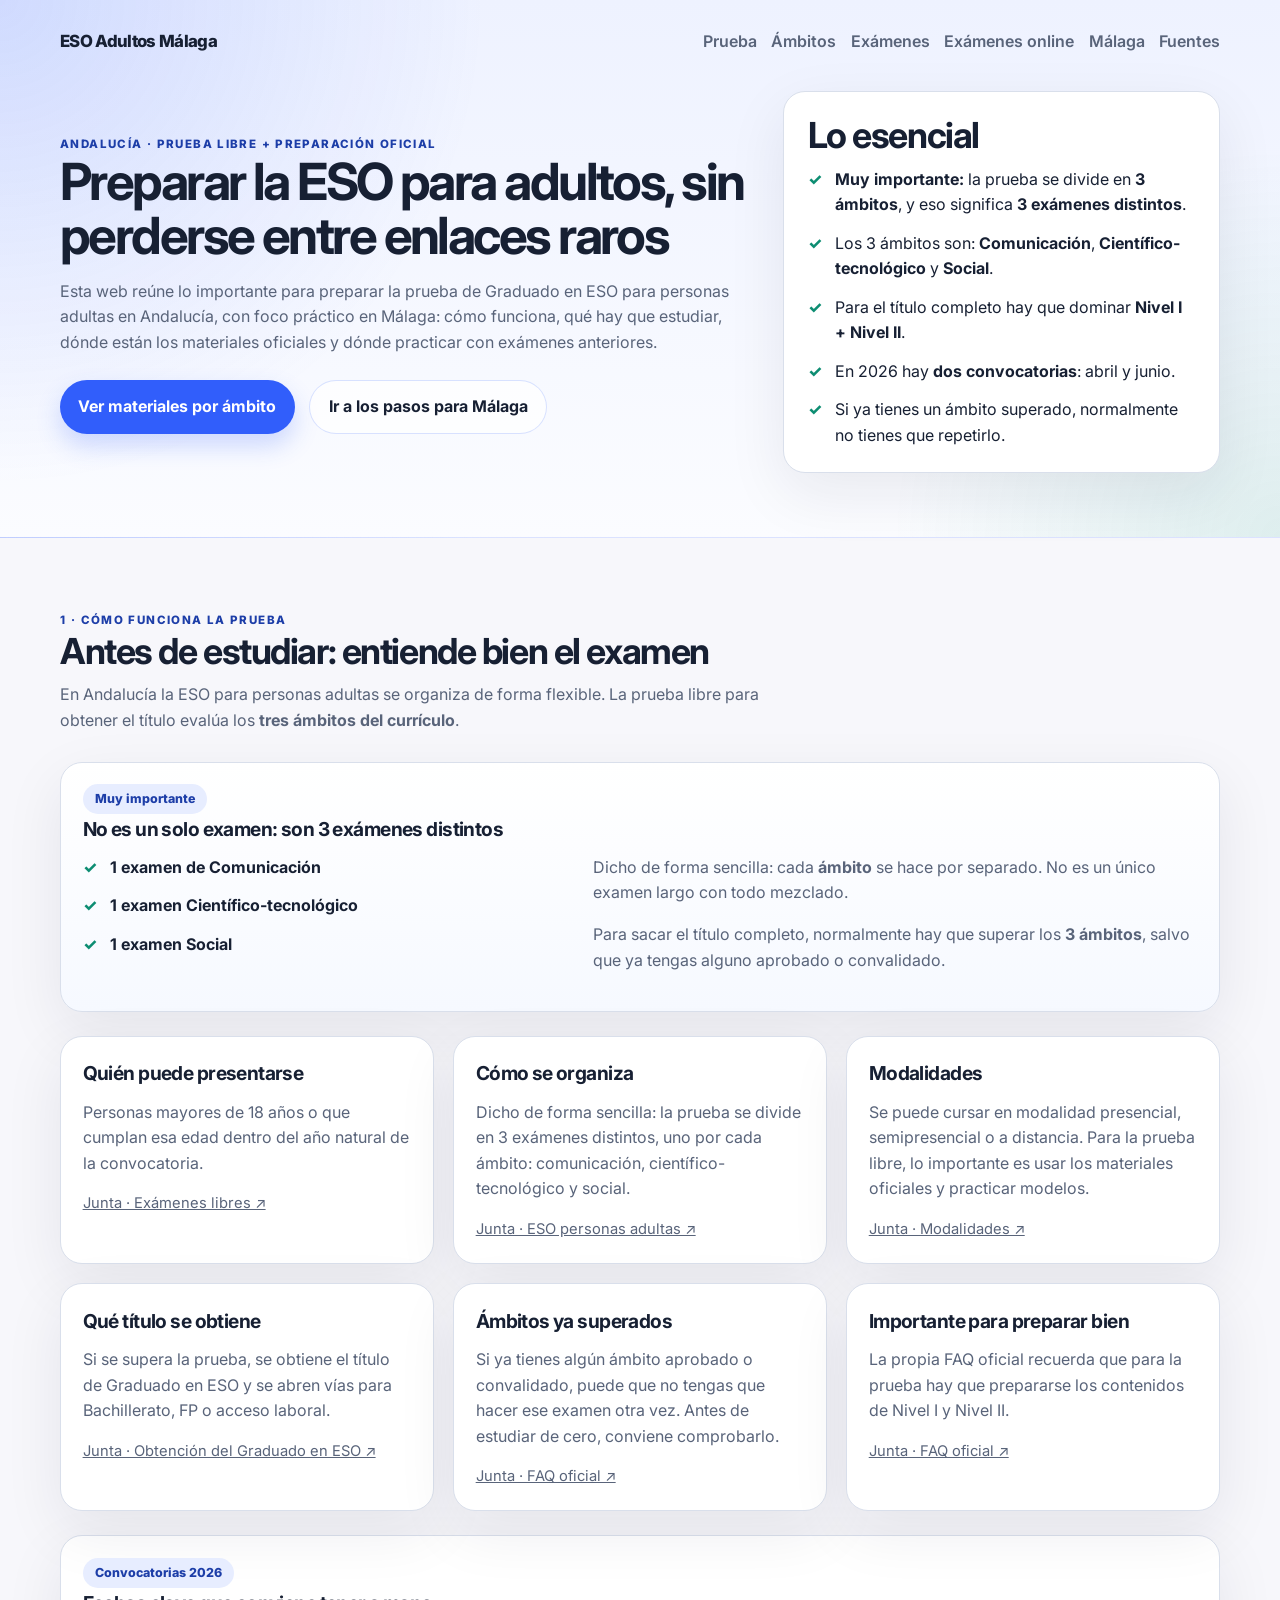
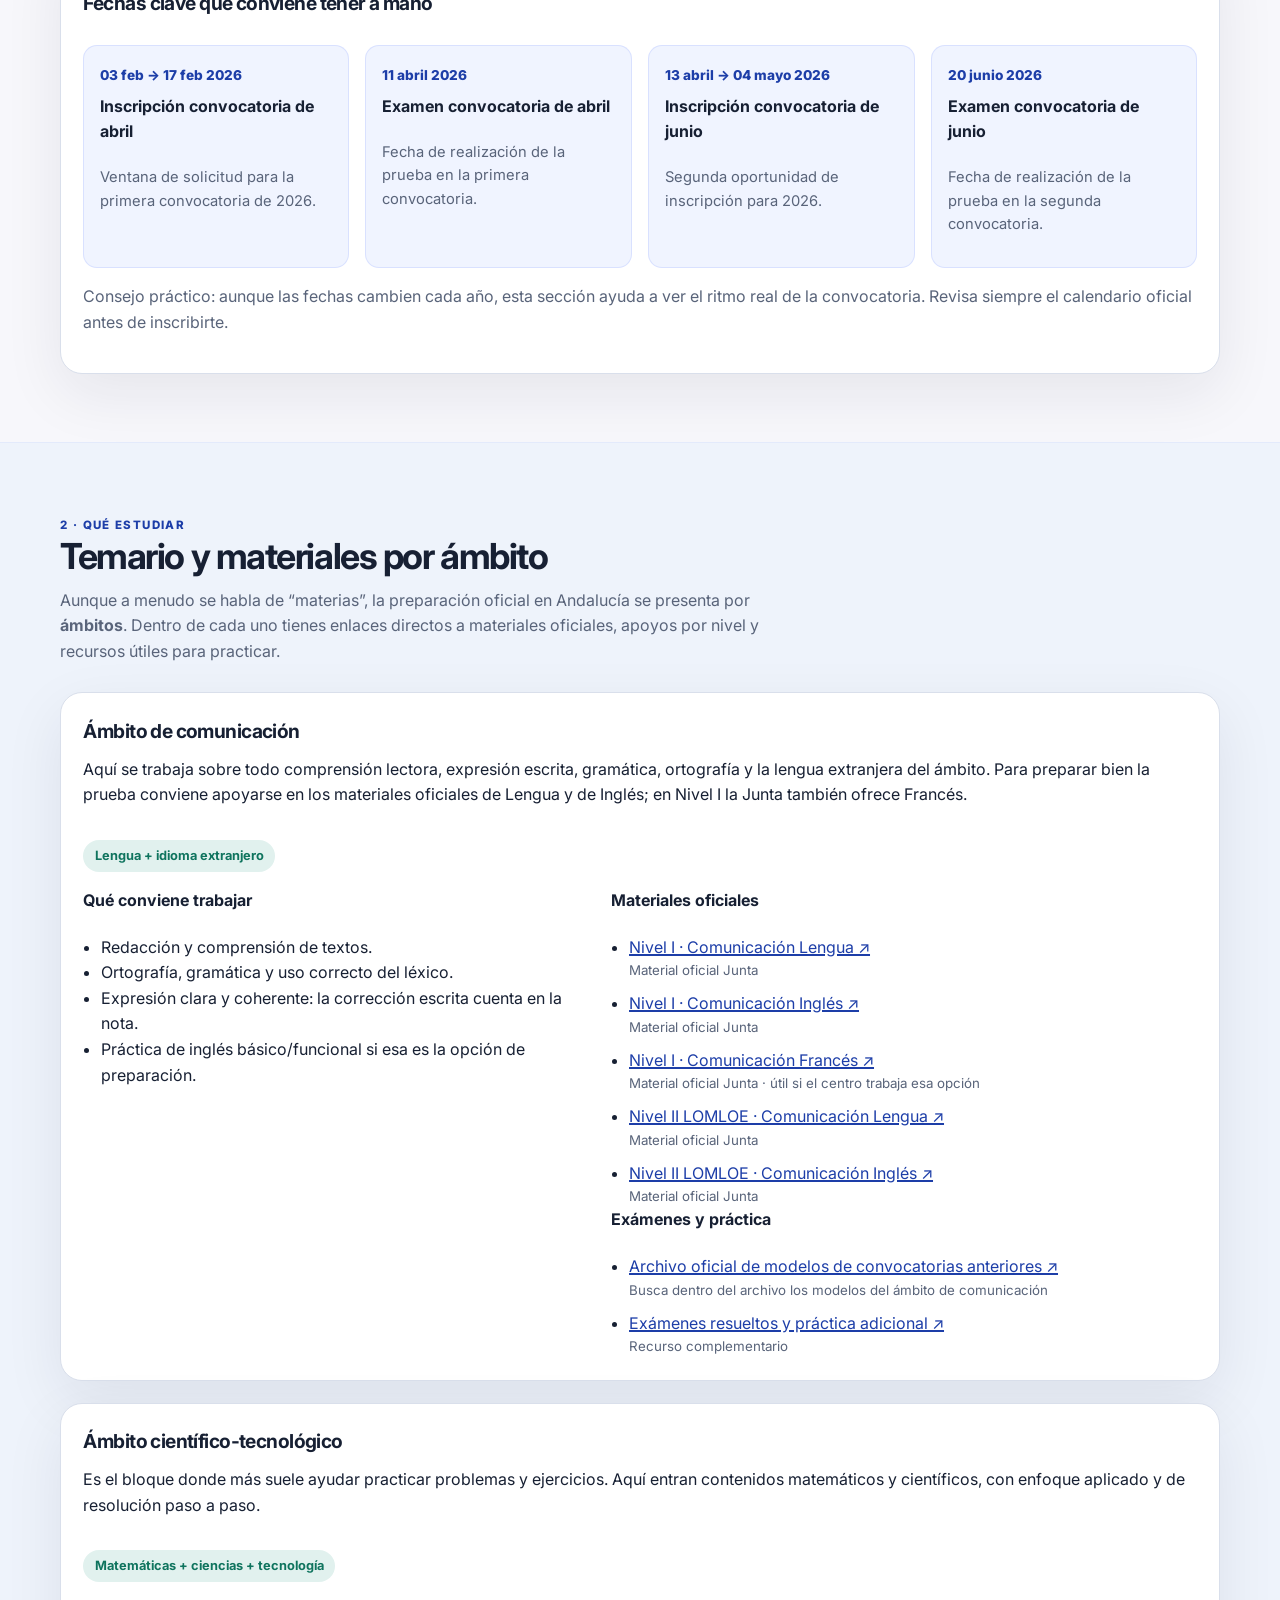
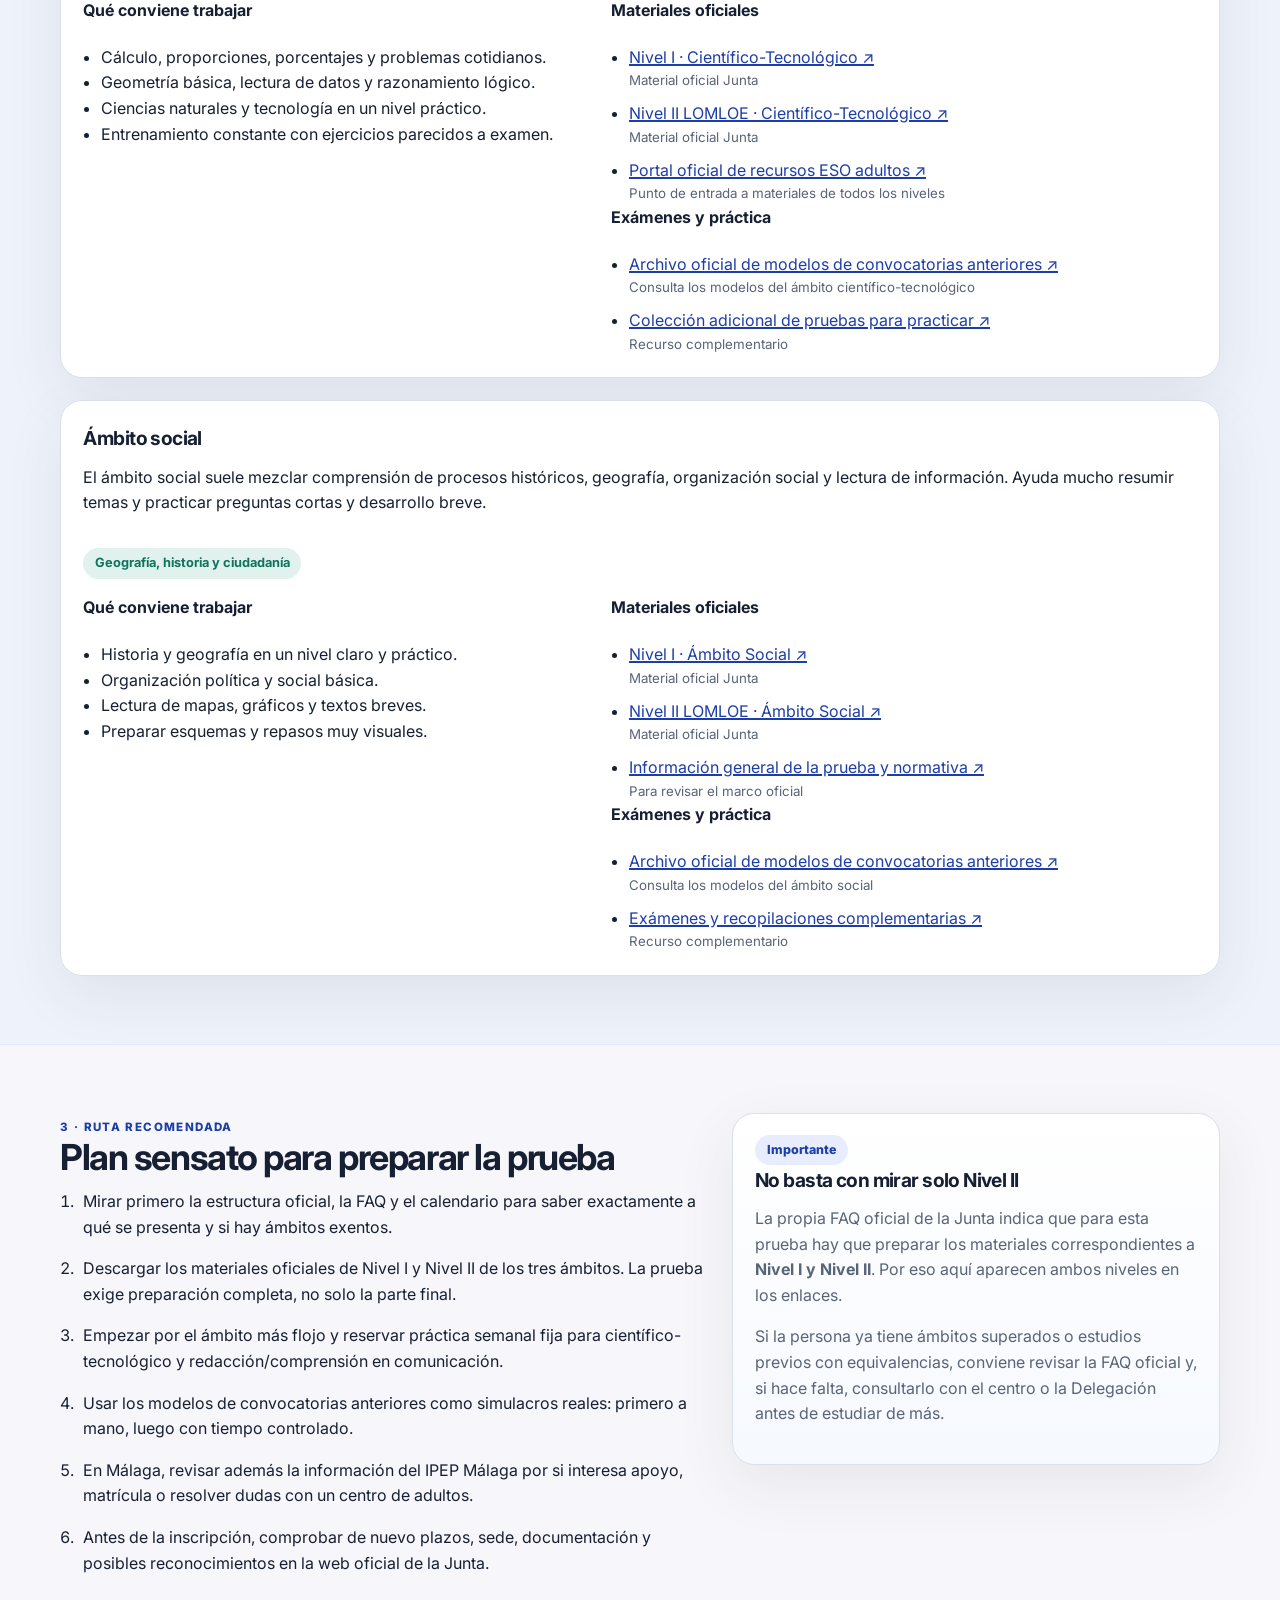
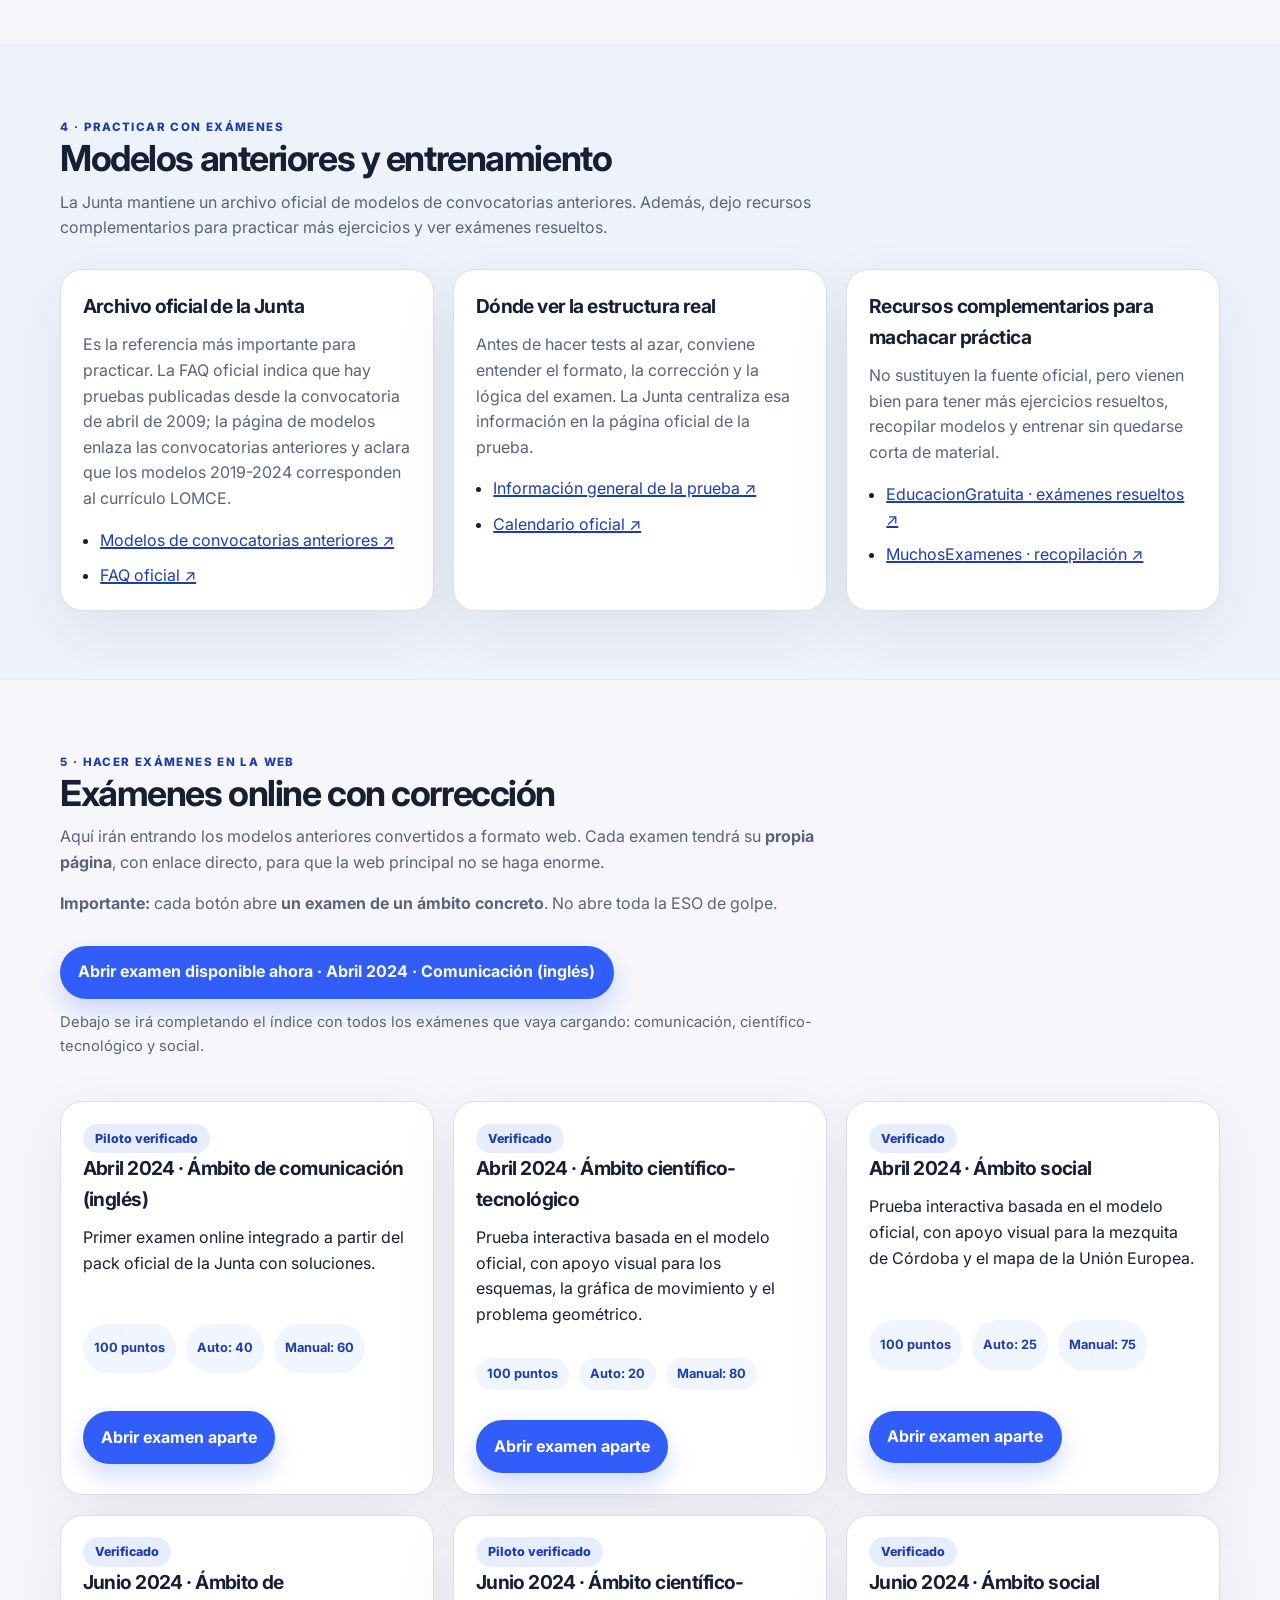
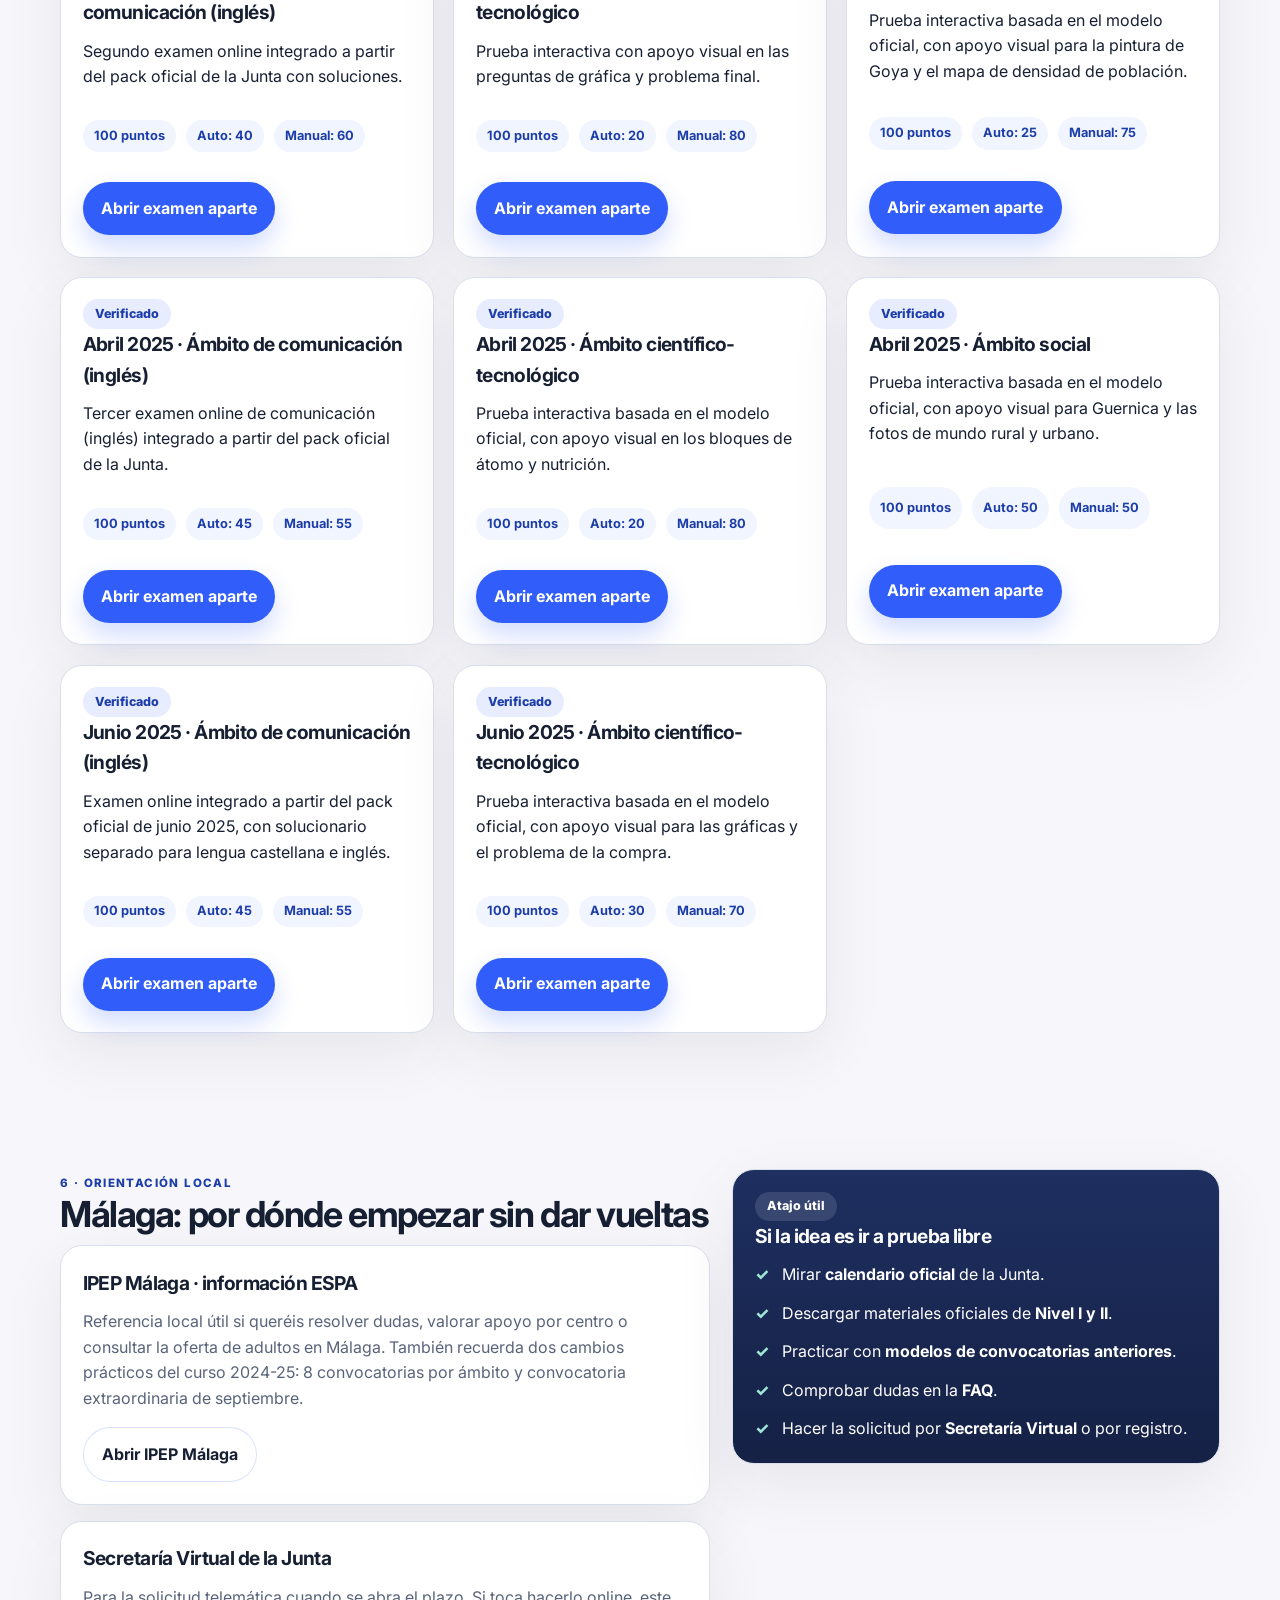
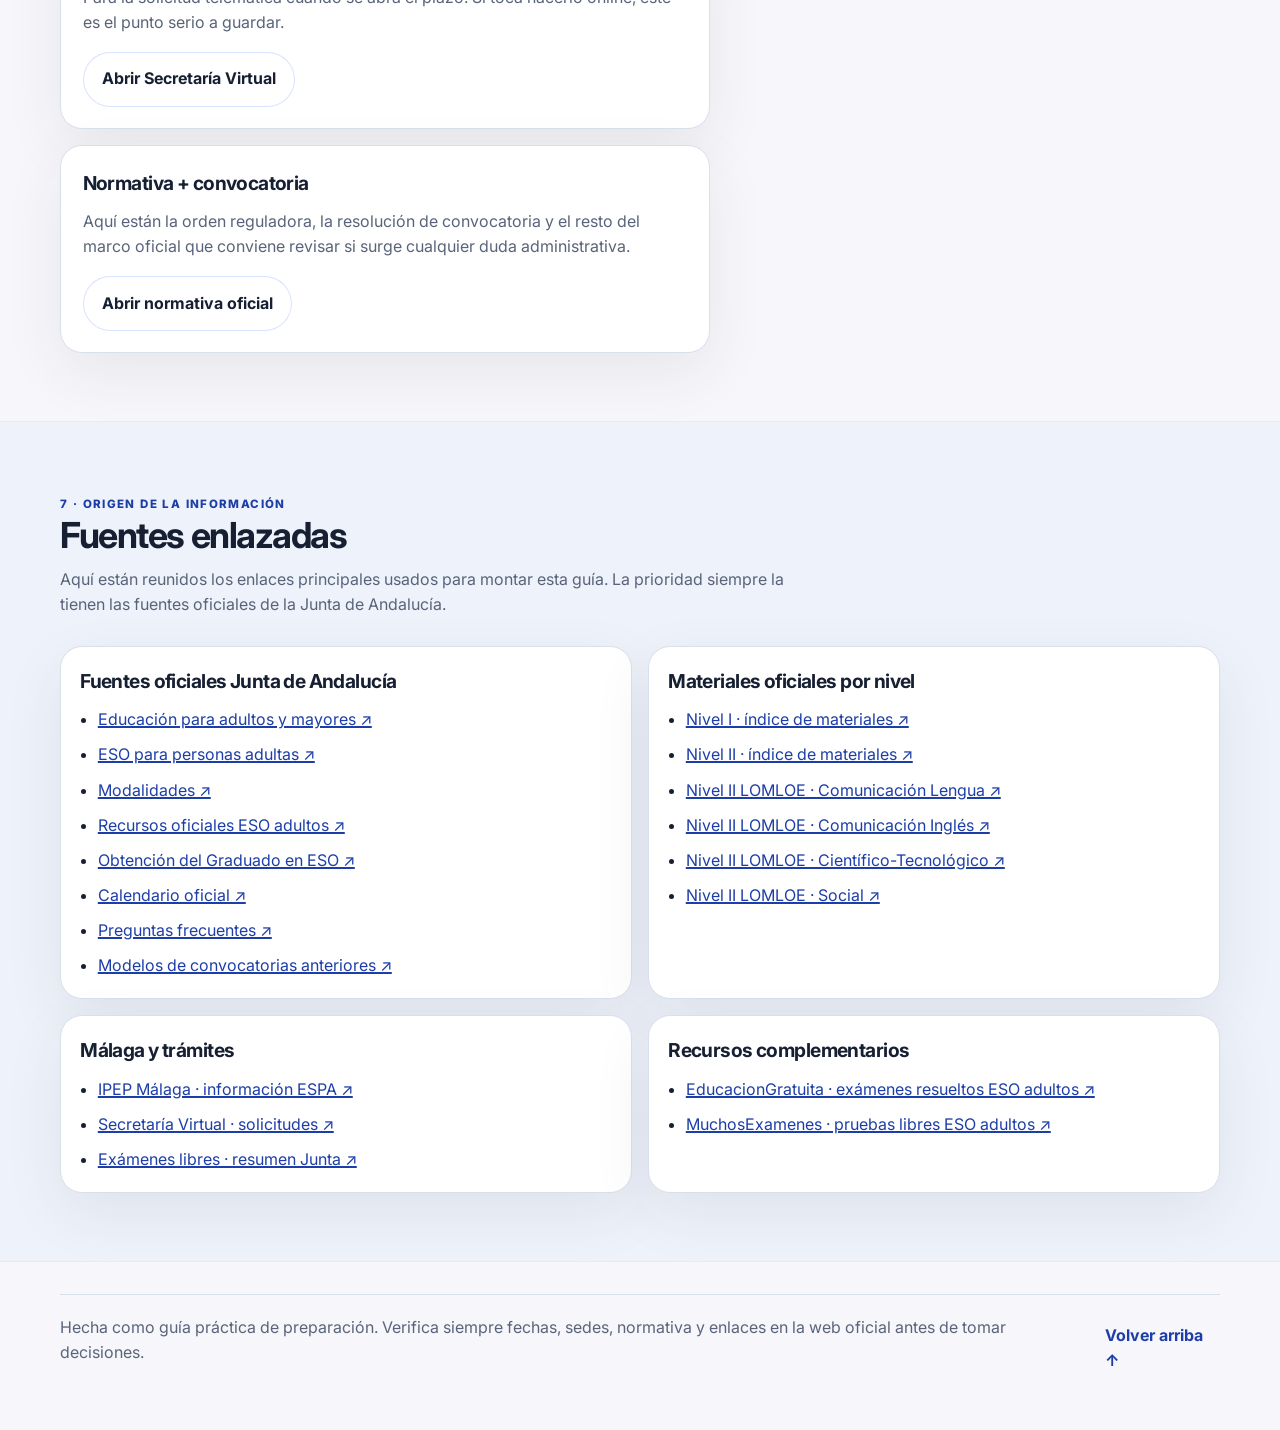
<file: index.html>
<!doctype html>
<html lang="es">
  <head>
    <meta charset="UTF-8" />
    <meta name="viewport" content="width=device-width, initial-scale=1.0" />
    <title>ESO Adultos Málaga · Guía para preparar la prueba</title>
    <meta
      name="description"
      content="Guía práctica para preparar la ESO para personas adultas en Andalucía (Málaga): estructura de la prueba, materiales oficiales, exámenes anteriores, plazos y enlaces clave."
    />
    <link rel="preconnect" href="https://fonts.googleapis.com" />
    <link rel="preconnect" href="https://fonts.gstatic.com" crossorigin />
    <link
      href="https://fonts.googleapis.com/css2?family=Inter:wght@400;500;600;700;800&display=swap"
      rel="stylesheet"
    />
    <link rel="stylesheet" href="styles.css" />
  </head>
  <body>
    <header class="hero">
      <div class="wrap hero__inner">
        <nav class="topbar" aria-label="Principal">
          <a class="brand" href="#inicio">ESO Adultos Málaga</a>
          <div class="topbar__links">
            <a href="#estructura">Prueba</a>
            <a href="#ambitos">Ámbitos</a>
            <a href="#examenes">Exámenes</a>
            <a href="#examenes-online">Exámenes online</a>
            <a href="#malaga">Málaga</a>
            <a href="#fuentes">Fuentes</a>
          </div>
        </nav>

        <section id="inicio" class="hero__content">
          <div class="hero__copy">
            <span class="eyebrow">Andalucía · prueba libre + preparación oficial</span>
            <h1>Preparar la ESO para adultos, sin perderse entre enlaces raros</h1>
            <p class="lead">
              Esta web reúne lo importante para preparar la prueba de Graduado en ESO para personas
              adultas en Andalucía, con foco práctico en Málaga: cómo funciona, qué hay que estudiar,
              dónde están los materiales oficiales y dónde practicar con exámenes anteriores.
            </p>
            <div class="hero__actions">
              <a class="button button--primary" href="#ambitos">Ver materiales por ámbito</a>
              <a class="button button--ghost" href="#malaga">Ir a los pasos para Málaga</a>
            </div>
          </div>
          <aside class="hero__panel">
            <h2>Lo esencial</h2>
            <ul class="checklist">
              <li><strong>Muy importante:</strong> la prueba se divide en <strong>3 ámbitos</strong>, y eso significa <strong>3 exámenes distintos</strong>.</li>
              <li>Los 3 ámbitos son: <strong>Comunicación</strong>, <strong>Científico-tecnológico</strong> y <strong>Social</strong>.</li>
              <li>Para el título completo hay que dominar <strong>Nivel I + Nivel II</strong>.</li>
              <li>En 2026 hay <strong>dos convocatorias</strong>: abril y junio.</li>
              <li>Si ya tienes un ámbito superado, normalmente no tienes que repetirlo.</li>
            </ul>
          </aside>
        </section>
      </div>
    </header>

    <main>
      <section id="estructura" class="section">
        <div class="wrap">
          <div class="section__heading">
            <span class="eyebrow">1 · Cómo funciona la prueba</span>
            <h2>Antes de estudiar: entiende bien el examen</h2>
            <p>
              En Andalucía la ESO para personas adultas se organiza de forma flexible. La prueba libre
              para obtener el título evalúa los <strong>tres ámbitos del currículo</strong>.
            </p>
          </div>

          <div class="card card--soft exam-clarity">
            <span class="pill">Muy importante</span>
            <h3>No es un solo examen: son 3 exámenes distintos</h3>
            <div class="exam-clarity__grid">
              <div>
                <ul class="checklist checklist--compact">
                  <li><strong>1 examen de Comunicación</strong></li>
                  <li><strong>1 examen Científico-tecnológico</strong></li>
                  <li><strong>1 examen Social</strong></li>
                </ul>
              </div>
              <div>
                <p>
                  Dicho de forma sencilla: cada <strong>ámbito</strong> se hace por separado. No es un único examen largo con todo mezclado.
                </p>
                <p>
                  Para sacar el título completo, normalmente hay que superar los <strong>3 ámbitos</strong>, salvo que ya tengas alguno aprobado o convalidado.
                </p>
              </div>
            </div>
          </div>

          <div class="grid grid--3" id="facts-grid"></div>

          <div class="calendar card">
            <div>
              <span class="pill">Convocatorias 2026</span>
              <h3>Fechas clave que conviene tener a mano</h3>
            </div>
            <div class="calendar__items" id="calendar-grid"></div>
            <p class="calendar__note">
              Consejo práctico: aunque las fechas cambien cada año, esta sección ayuda a ver el ritmo
              real de la convocatoria. Revisa siempre el calendario oficial antes de inscribirte.
            </p>
          </div>
        </div>
      </section>

      <section id="ambitos" class="section section--alt">
        <div class="wrap">
          <div class="section__heading">
            <span class="eyebrow">2 · Qué estudiar</span>
            <h2>Temario y materiales por ámbito</h2>
            <p>
              Aunque a menudo se habla de “materias”, la preparación oficial en Andalucía se presenta por
              <strong>ámbitos</strong>. Dentro de cada uno tienes enlaces directos a materiales oficiales,
              apoyos por nivel y recursos útiles para practicar.
            </p>
          </div>

          <div id="ambitos-grid" class="ambitos-grid"></div>
        </div>
      </section>

      <section id="estrategia" class="section">
        <div class="wrap split">
          <div>
            <span class="eyebrow">3 · Ruta recomendada</span>
            <h2>Plan sensato para preparar la prueba</h2>
            <ol class="steps" id="steps-list"></ol>
          </div>
          <div class="card card--soft">
            <span class="pill">Importante</span>
            <h3>No basta con mirar solo Nivel II</h3>
            <p>
              La propia FAQ oficial de la Junta indica que para esta prueba hay que preparar los materiales
              correspondientes a <strong>Nivel I y Nivel II</strong>. Por eso aquí aparecen ambos niveles en los enlaces.
            </p>
            <p>
              Si la persona ya tiene ámbitos superados o estudios previos con equivalencias, conviene revisar
              la FAQ oficial y, si hace falta, consultarlo con el centro o la Delegación antes de estudiar de más.
            </p>
          </div>
        </div>
      </section>

      <section id="examenes" class="section section--alt">
        <div class="wrap">
          <div class="section__heading">
            <span class="eyebrow">4 · Practicar con exámenes</span>
            <h2>Modelos anteriores y entrenamiento</h2>
            <p>
              La Junta mantiene un archivo oficial de modelos de convocatorias anteriores. Además, dejo recursos
              complementarios para practicar más ejercicios y ver exámenes resueltos.
            </p>
          </div>

          <div class="grid grid--3" id="exam-grid"></div>
        </div>
      </section>

      <section id="examenes-online" class="section">
        <div class="wrap">
          <div class="section__heading">
            <span class="eyebrow">5 · Hacer exámenes en la web</span>
            <h2>Exámenes online con corrección</h2>
            <p>
              Aquí irán entrando los modelos anteriores convertidos a formato web. Cada examen tendrá su
              <strong>propia página</strong>, con enlace directo, para que la web principal no se haga enorme.
            </p>
            <div class="exam-online-featured">
              <p><strong>Importante:</strong> cada botón abre <strong>un examen de un ámbito concreto</strong>. No abre toda la ESO de golpe.</p>
              <a class="button button--primary" href="examen.html?exam=2024-04-com-in">Abrir examen disponible ahora · Abril 2024 · Comunicación (inglés)</a>
              <p class="meta">Debajo se irá completando el índice con todos los exámenes que vaya cargando: comunicación, científico-tecnológico y social.</p>
            </div>
          </div>

          <div id="exam-index" class="grid grid--3"></div>
        </div>
      </section>

      <section id="malaga" class="section">
        <div class="wrap split">
          <div>
            <span class="eyebrow">6 · Orientación local</span>
            <h2>Málaga: por dónde empezar sin dar vueltas</h2>
            <div class="card-list" id="malaga-grid"></div>
          </div>
          <div class="card card--accent">
            <span class="pill pill--dark">Atajo útil</span>
            <h3>Si la idea es ir a prueba libre</h3>
            <ul class="checklist checklist--compact">
              <li>Mirar <strong>calendario oficial</strong> de la Junta.</li>
              <li>Descargar materiales oficiales de <strong>Nivel I y II</strong>.</li>
              <li>Practicar con <strong>modelos de convocatorias anteriores</strong>.</li>
              <li>Comprobar dudas en la <strong>FAQ</strong>.</li>
              <li>Hacer la solicitud por <strong>Secretaría Virtual</strong> o por registro.</li>
            </ul>
          </div>
        </div>
      </section>

      <section id="fuentes" class="section section--alt">
        <div class="wrap">
          <div class="section__heading">
            <span class="eyebrow">7 · Origen de la información</span>
            <h2>Fuentes enlazadas</h2>
            <p>
              Aquí están reunidos los enlaces principales usados para montar esta guía. La prioridad siempre la tienen
              las fuentes oficiales de la Junta de Andalucía.
            </p>
          </div>

          <div id="sources-grid" class="sources-grid"></div>
        </div>
      </section>
    </main>

    <footer class="footer">
      <div class="wrap footer__inner">
        <p>
          Hecha como guía práctica de preparación. Verifica siempre fechas, sedes, normativa y enlaces en la
          web oficial antes de tomar decisiones.
        </p>
        <a href="#inicio">Volver arriba ↑</a>
      </div>
    </footer>

    <script src="exam-data.js"></script>
    <script src="app.js"></script>
  </body>
</html>
</file>
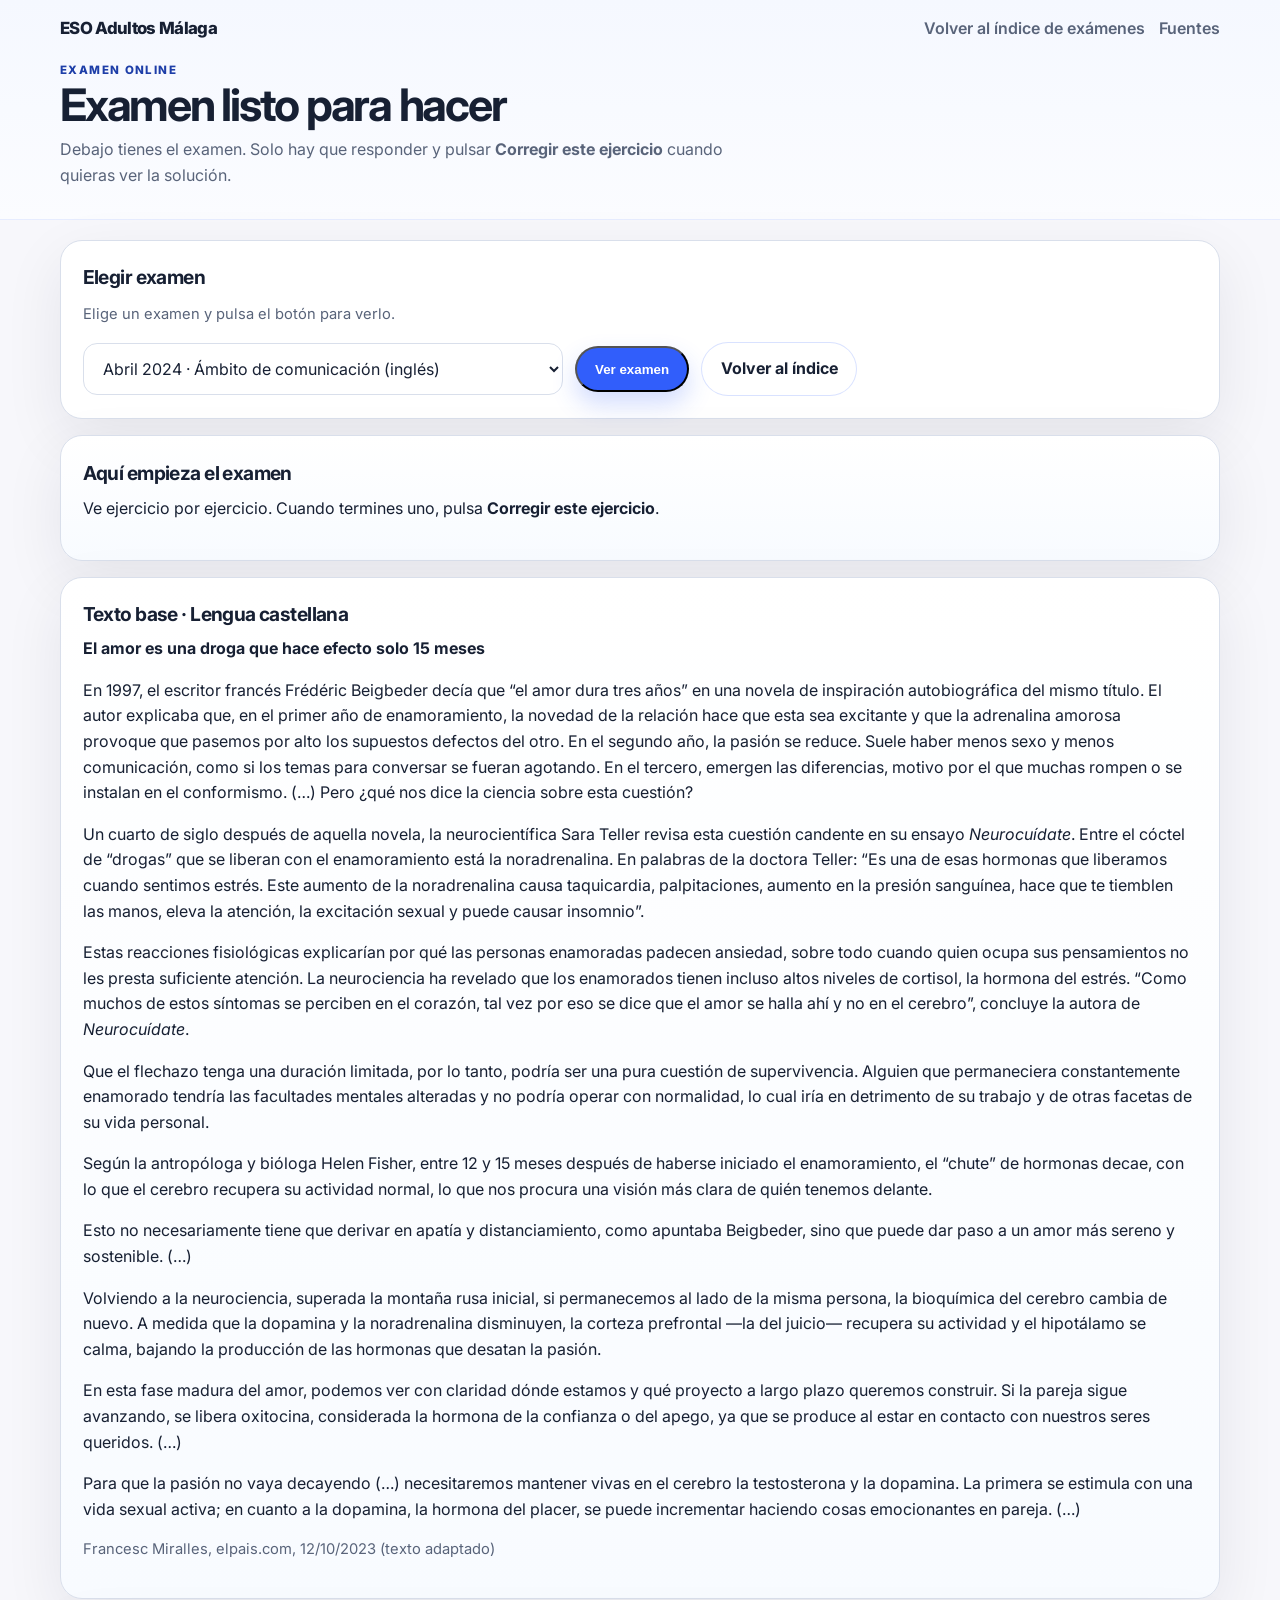
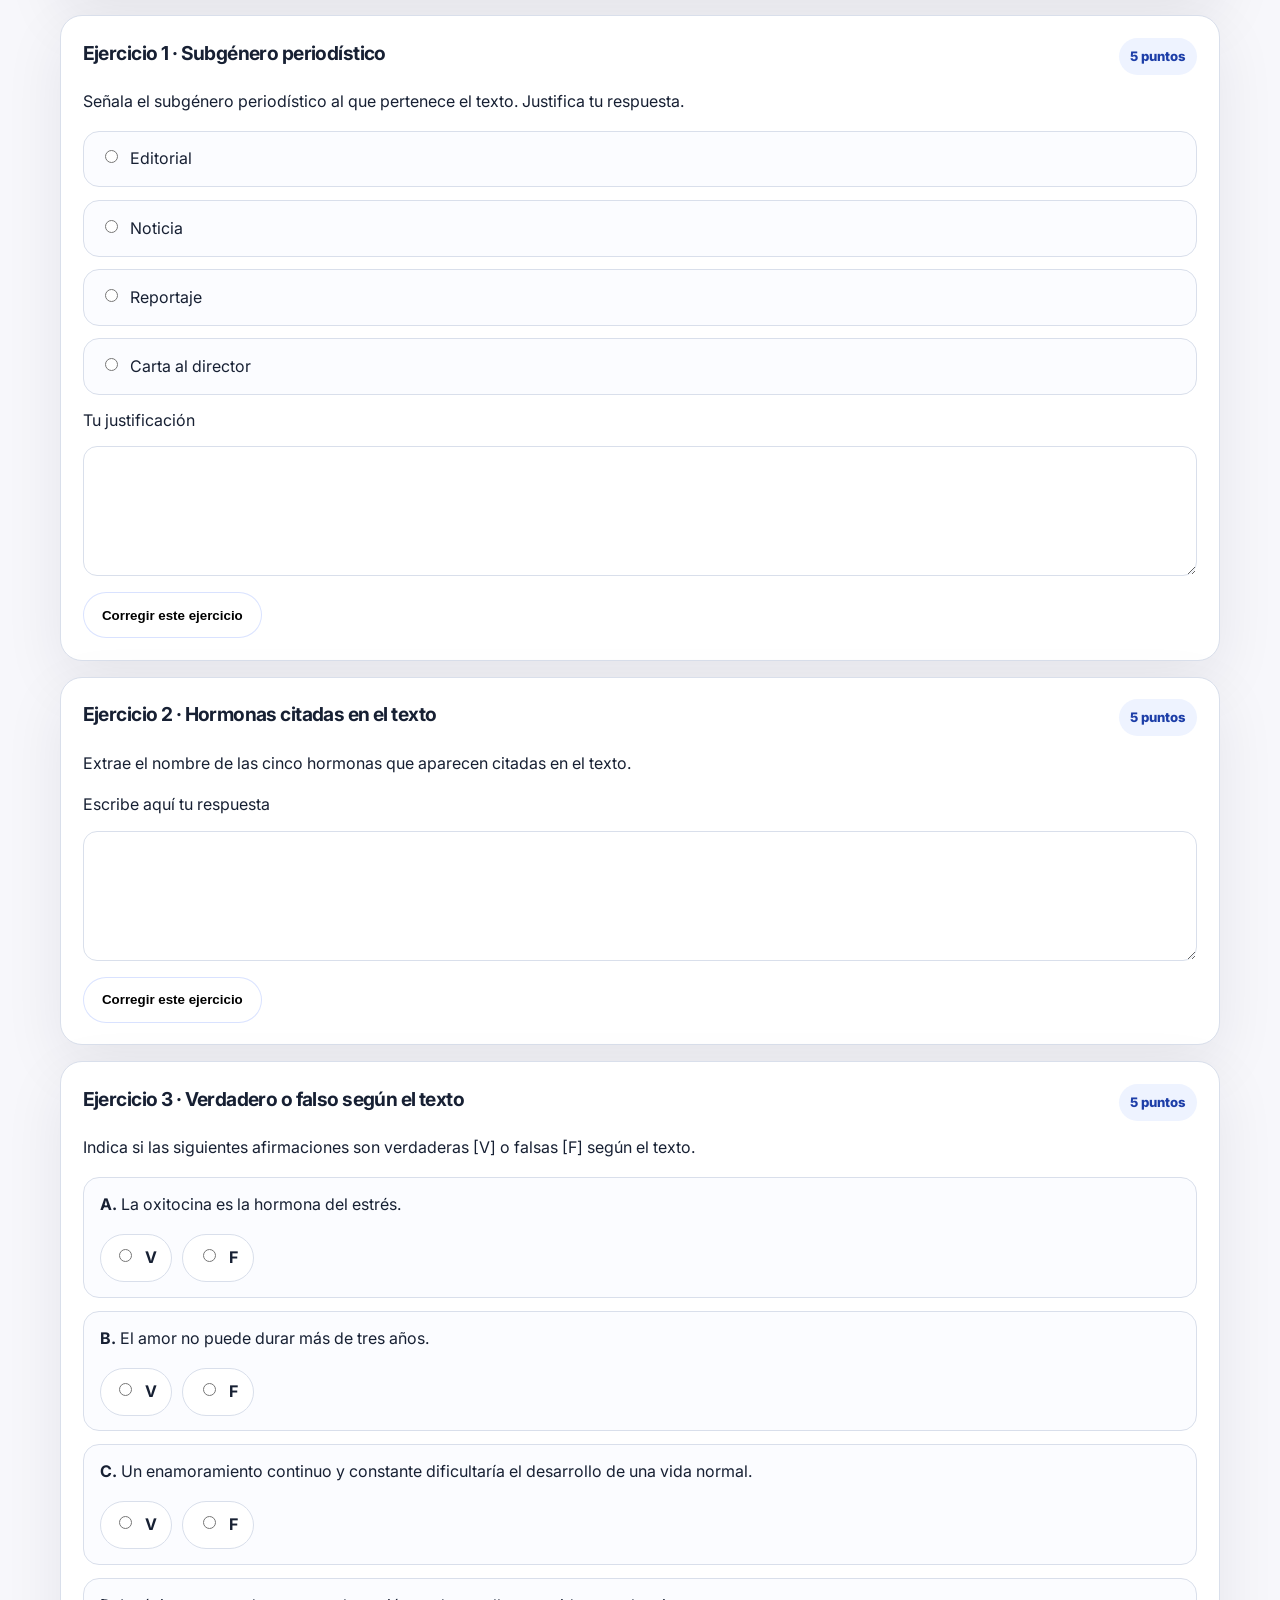
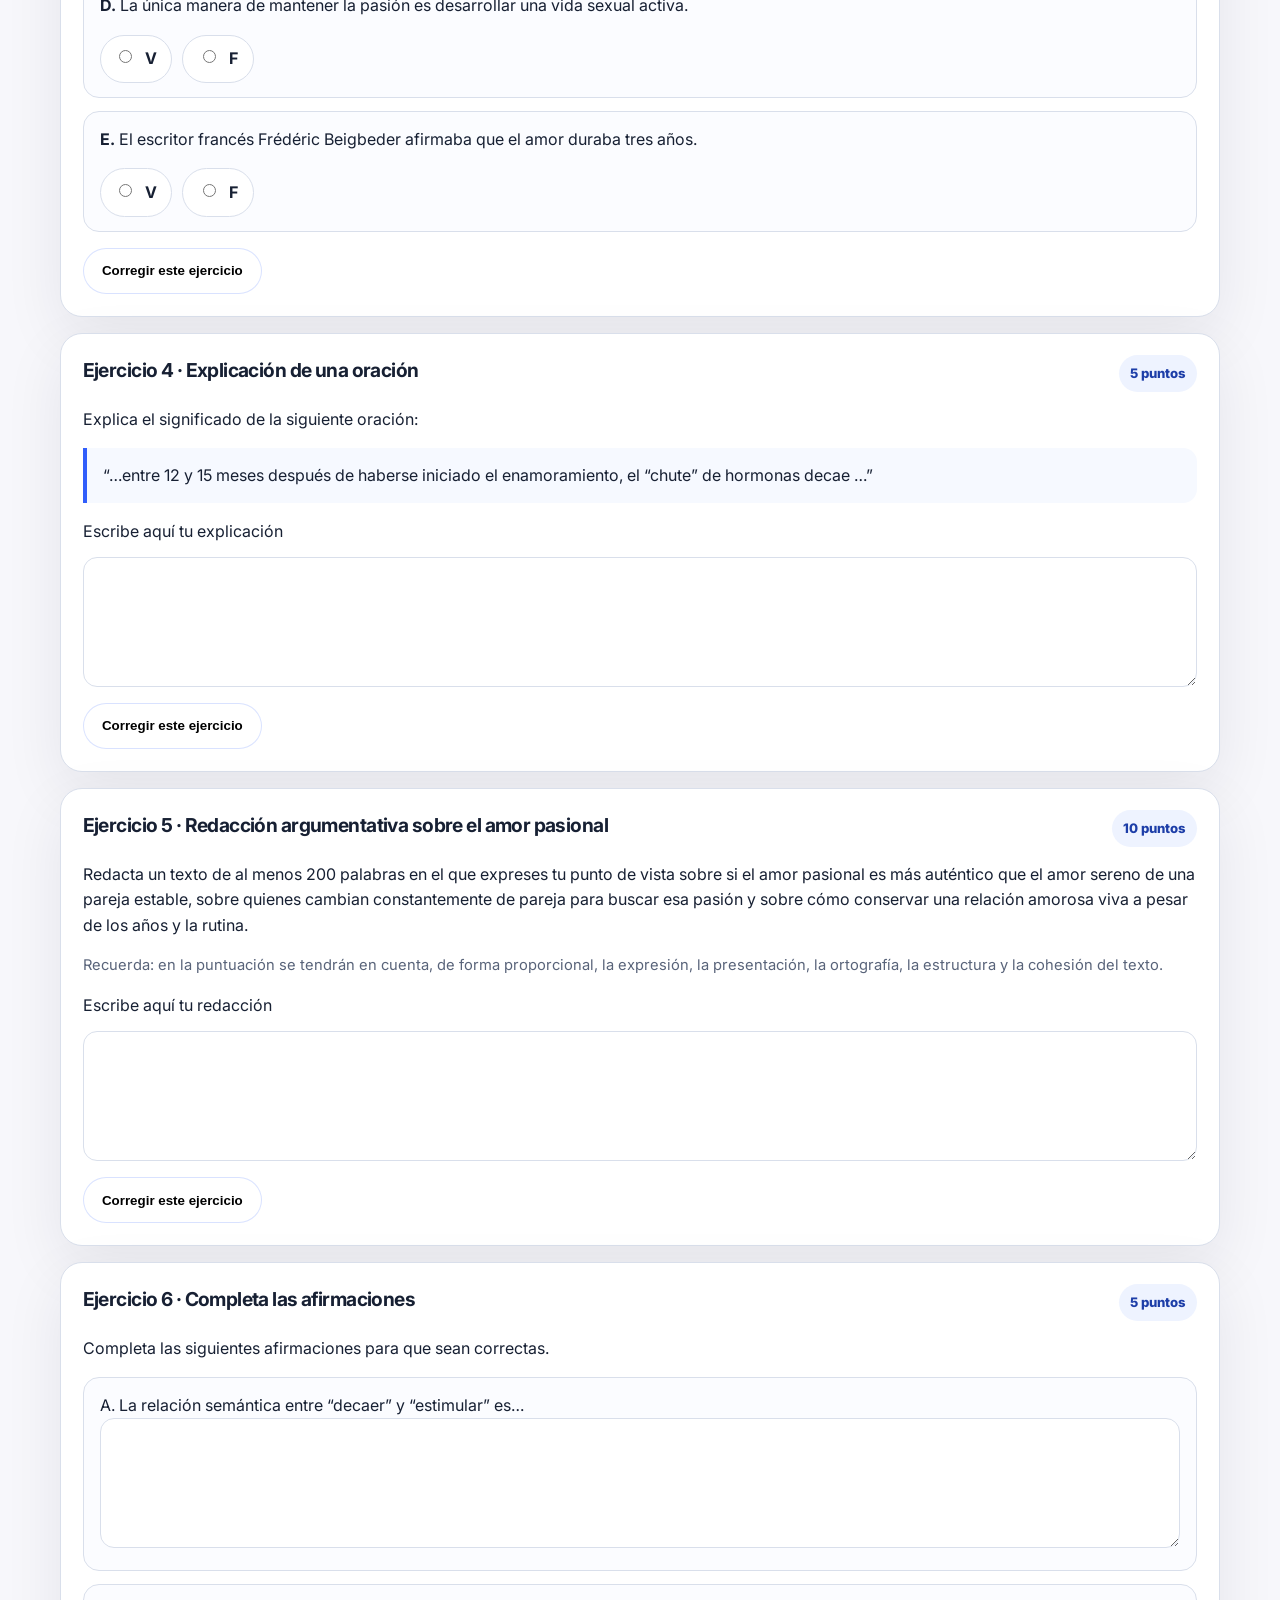
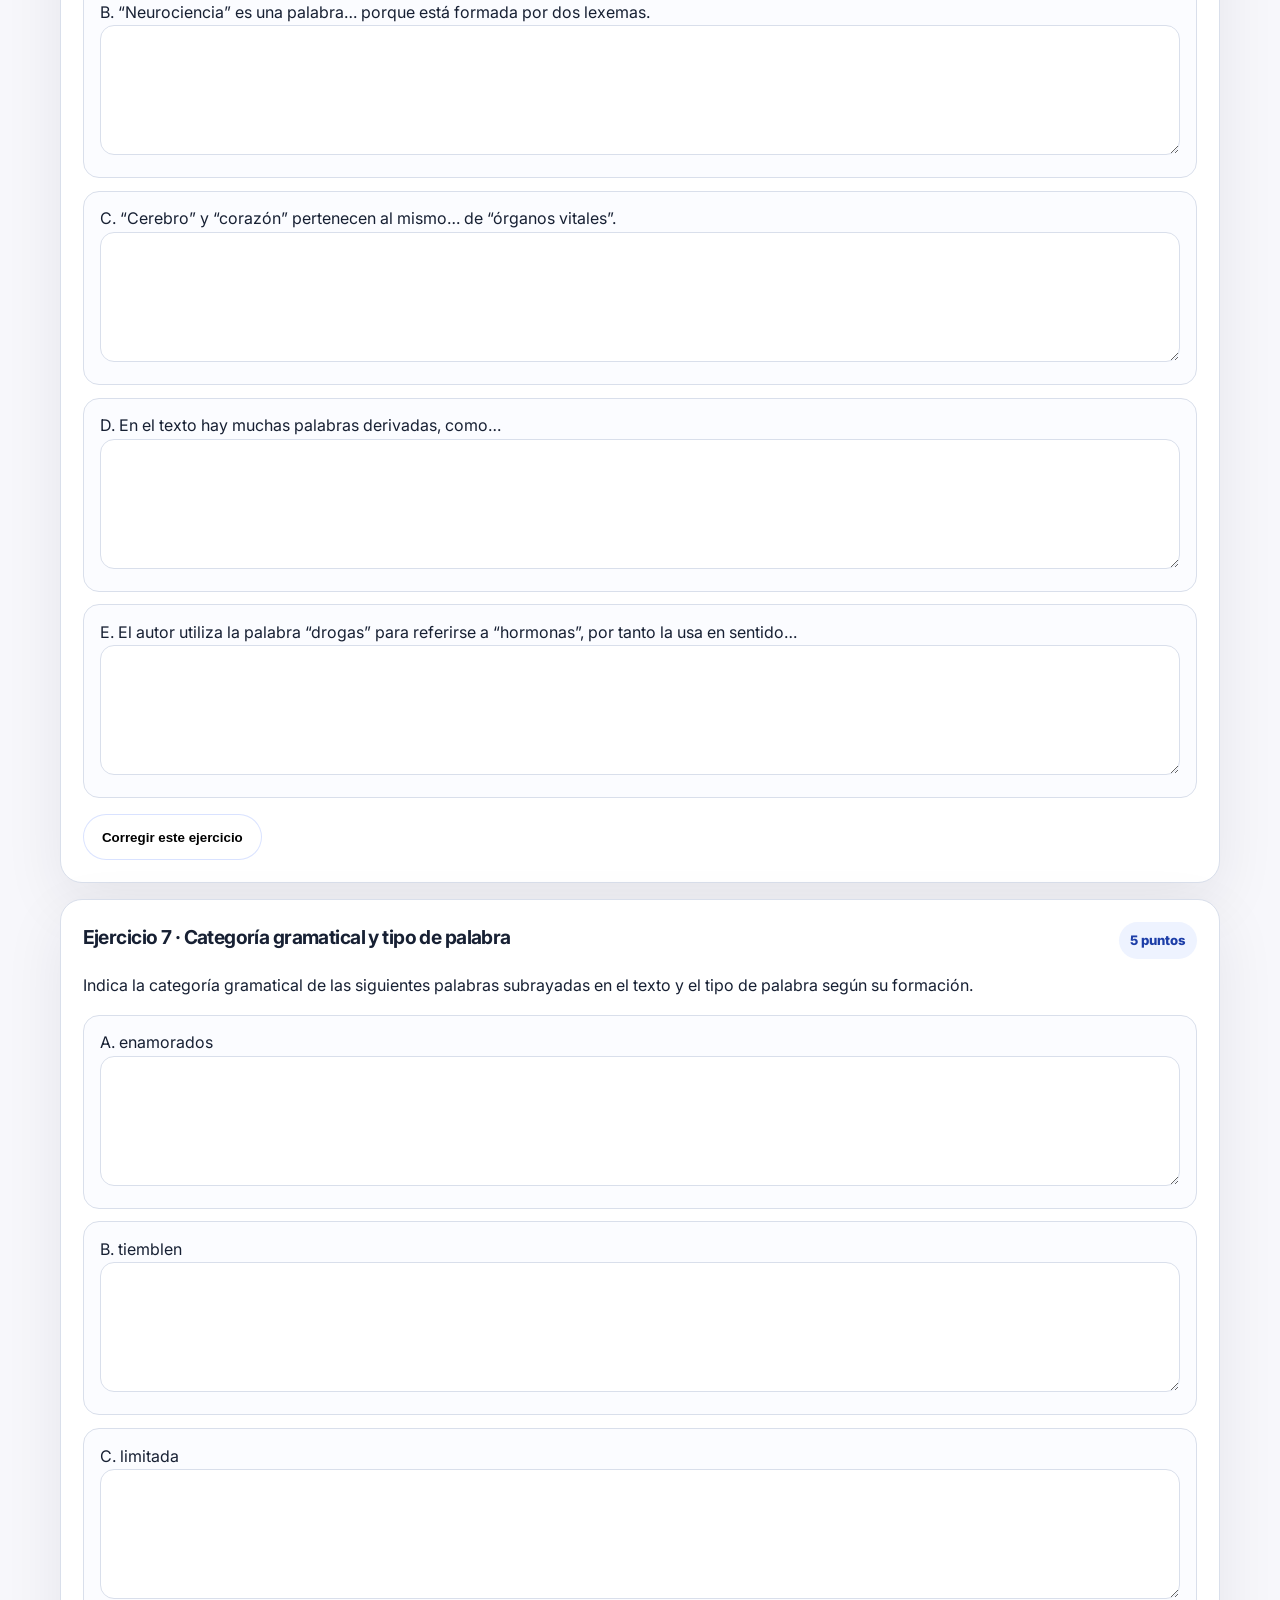
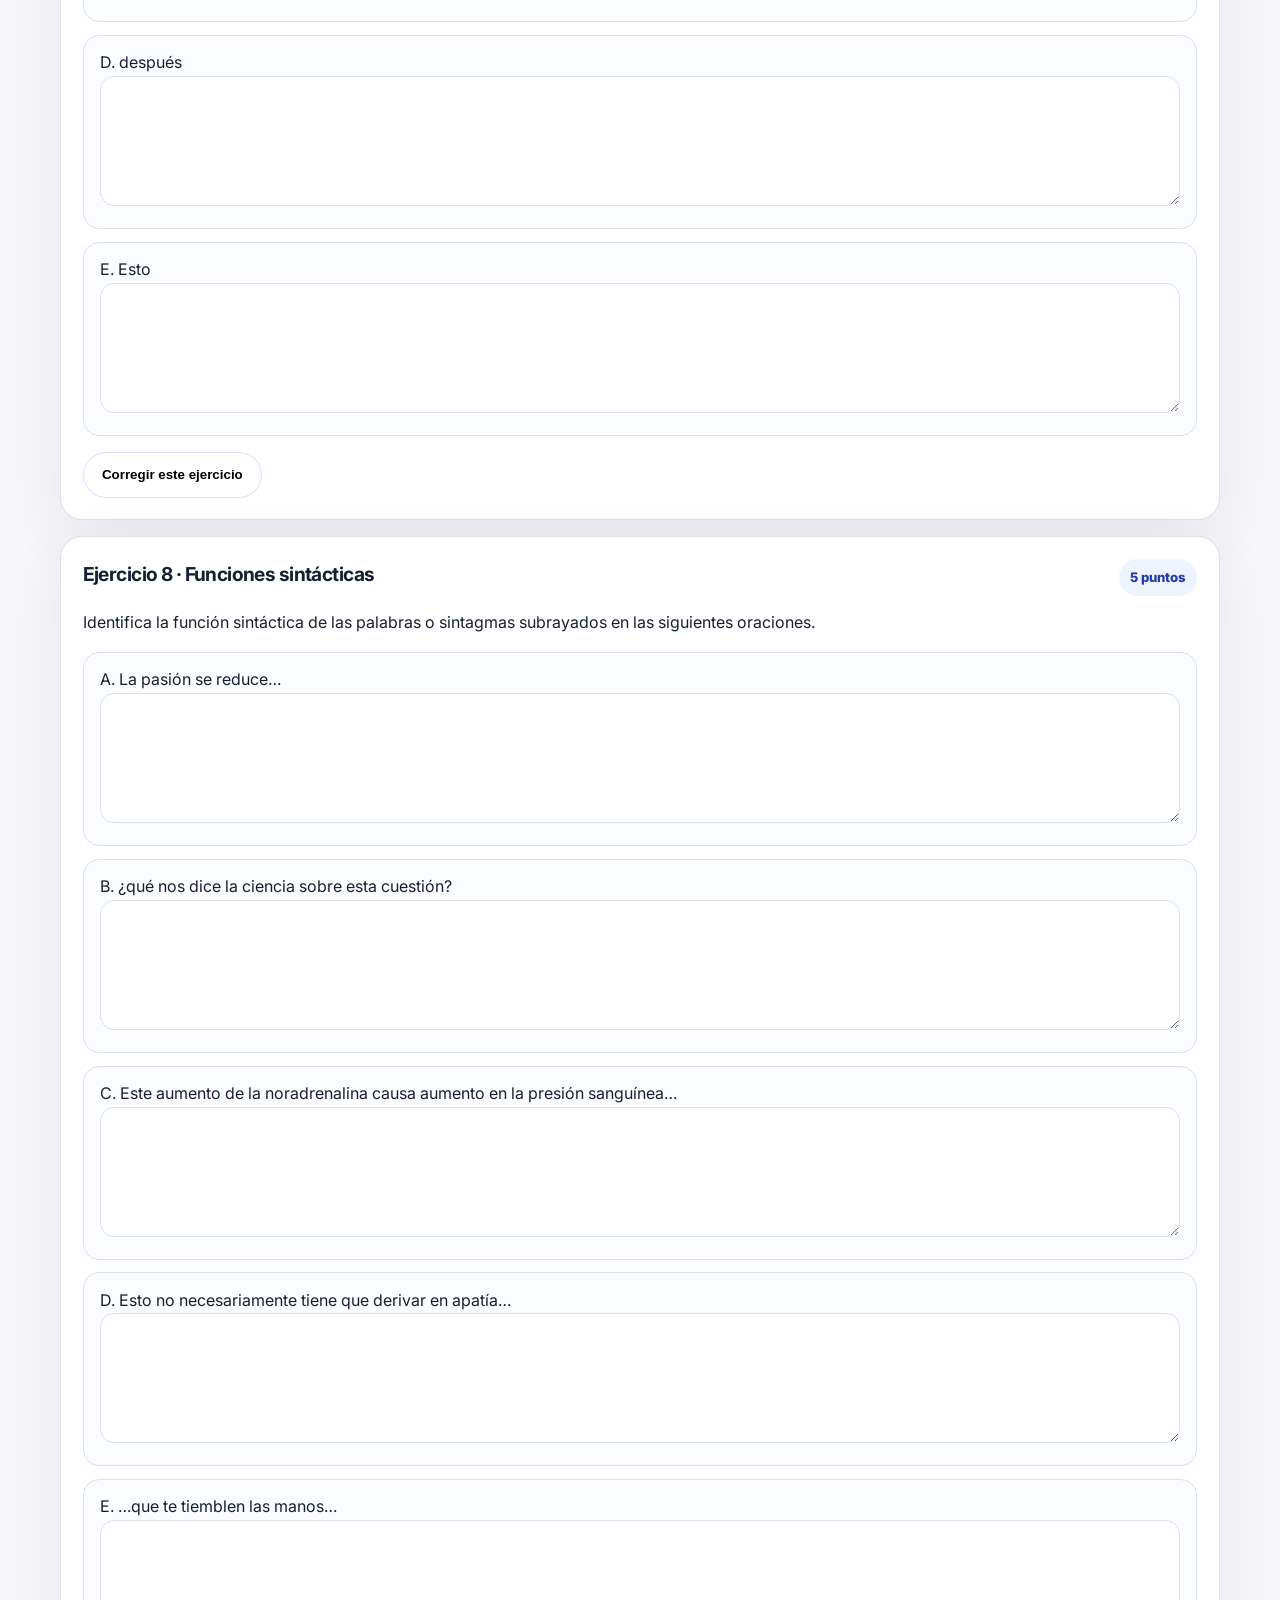
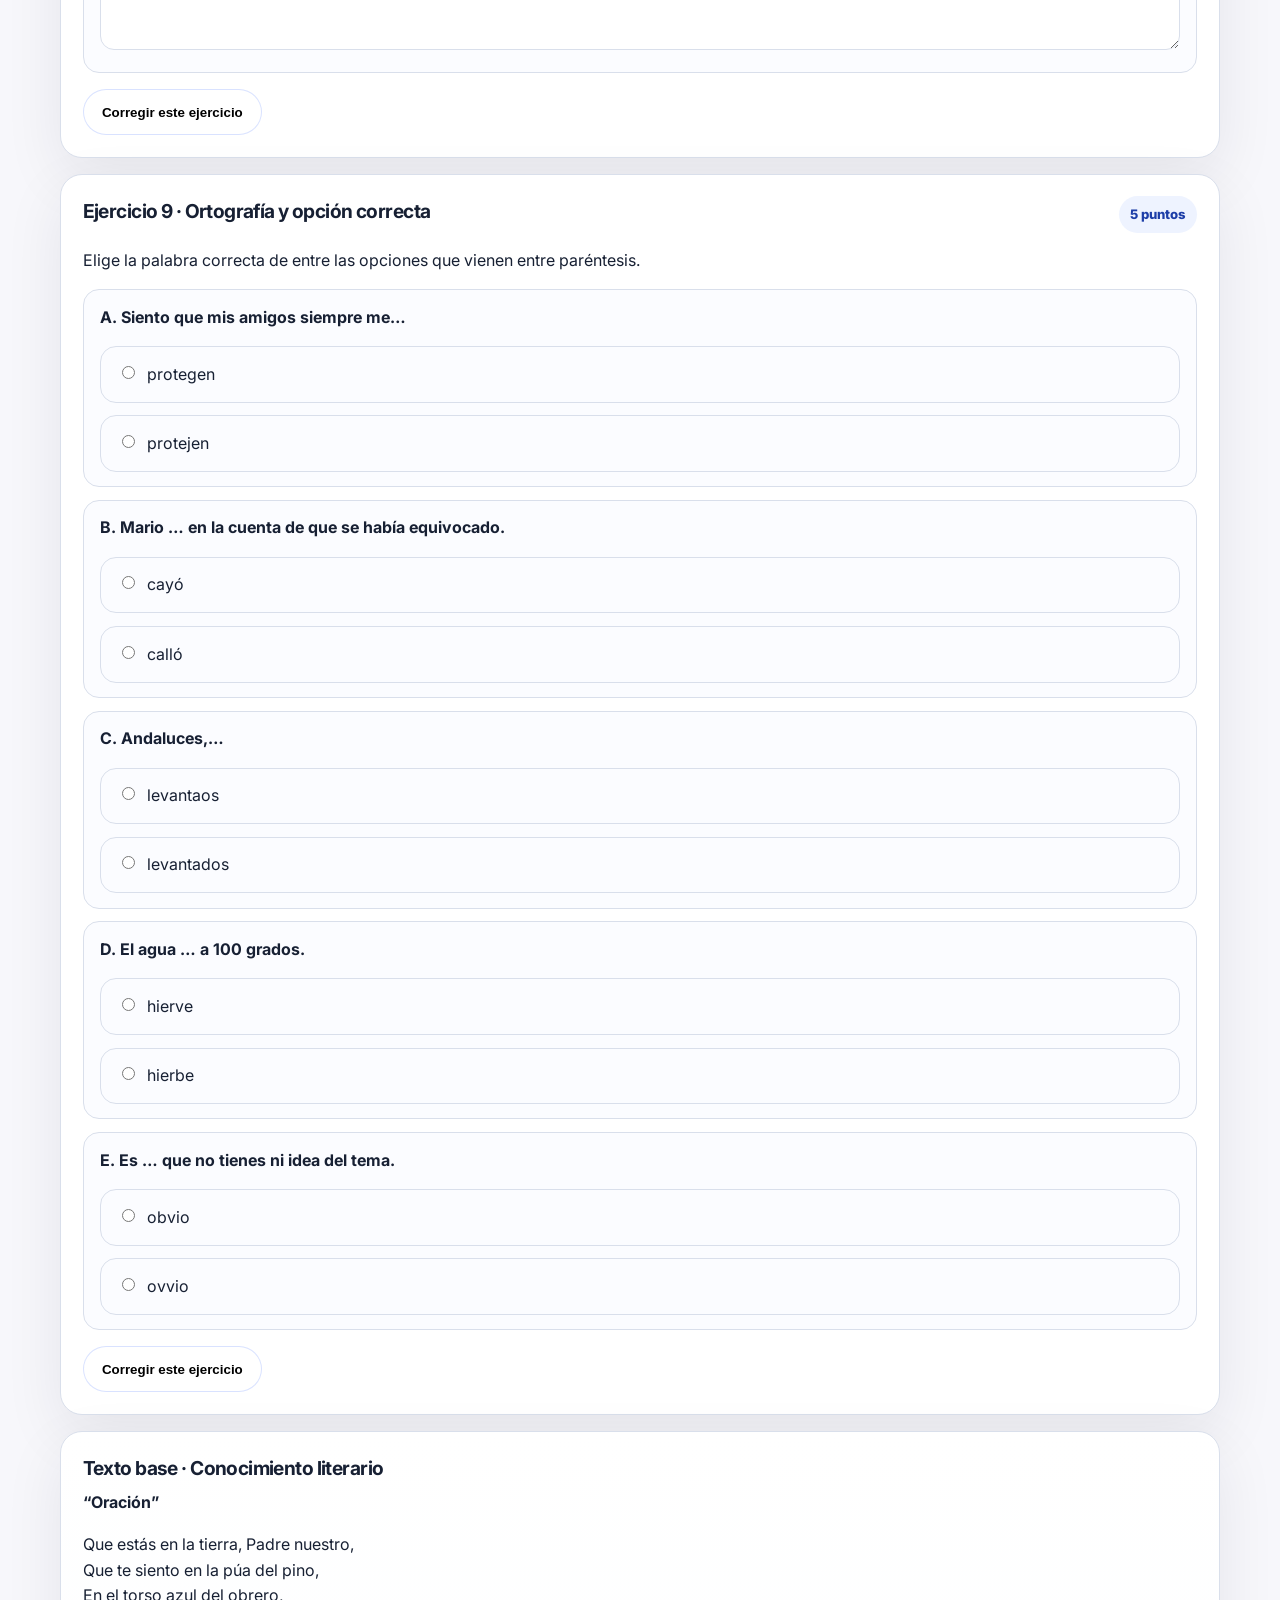
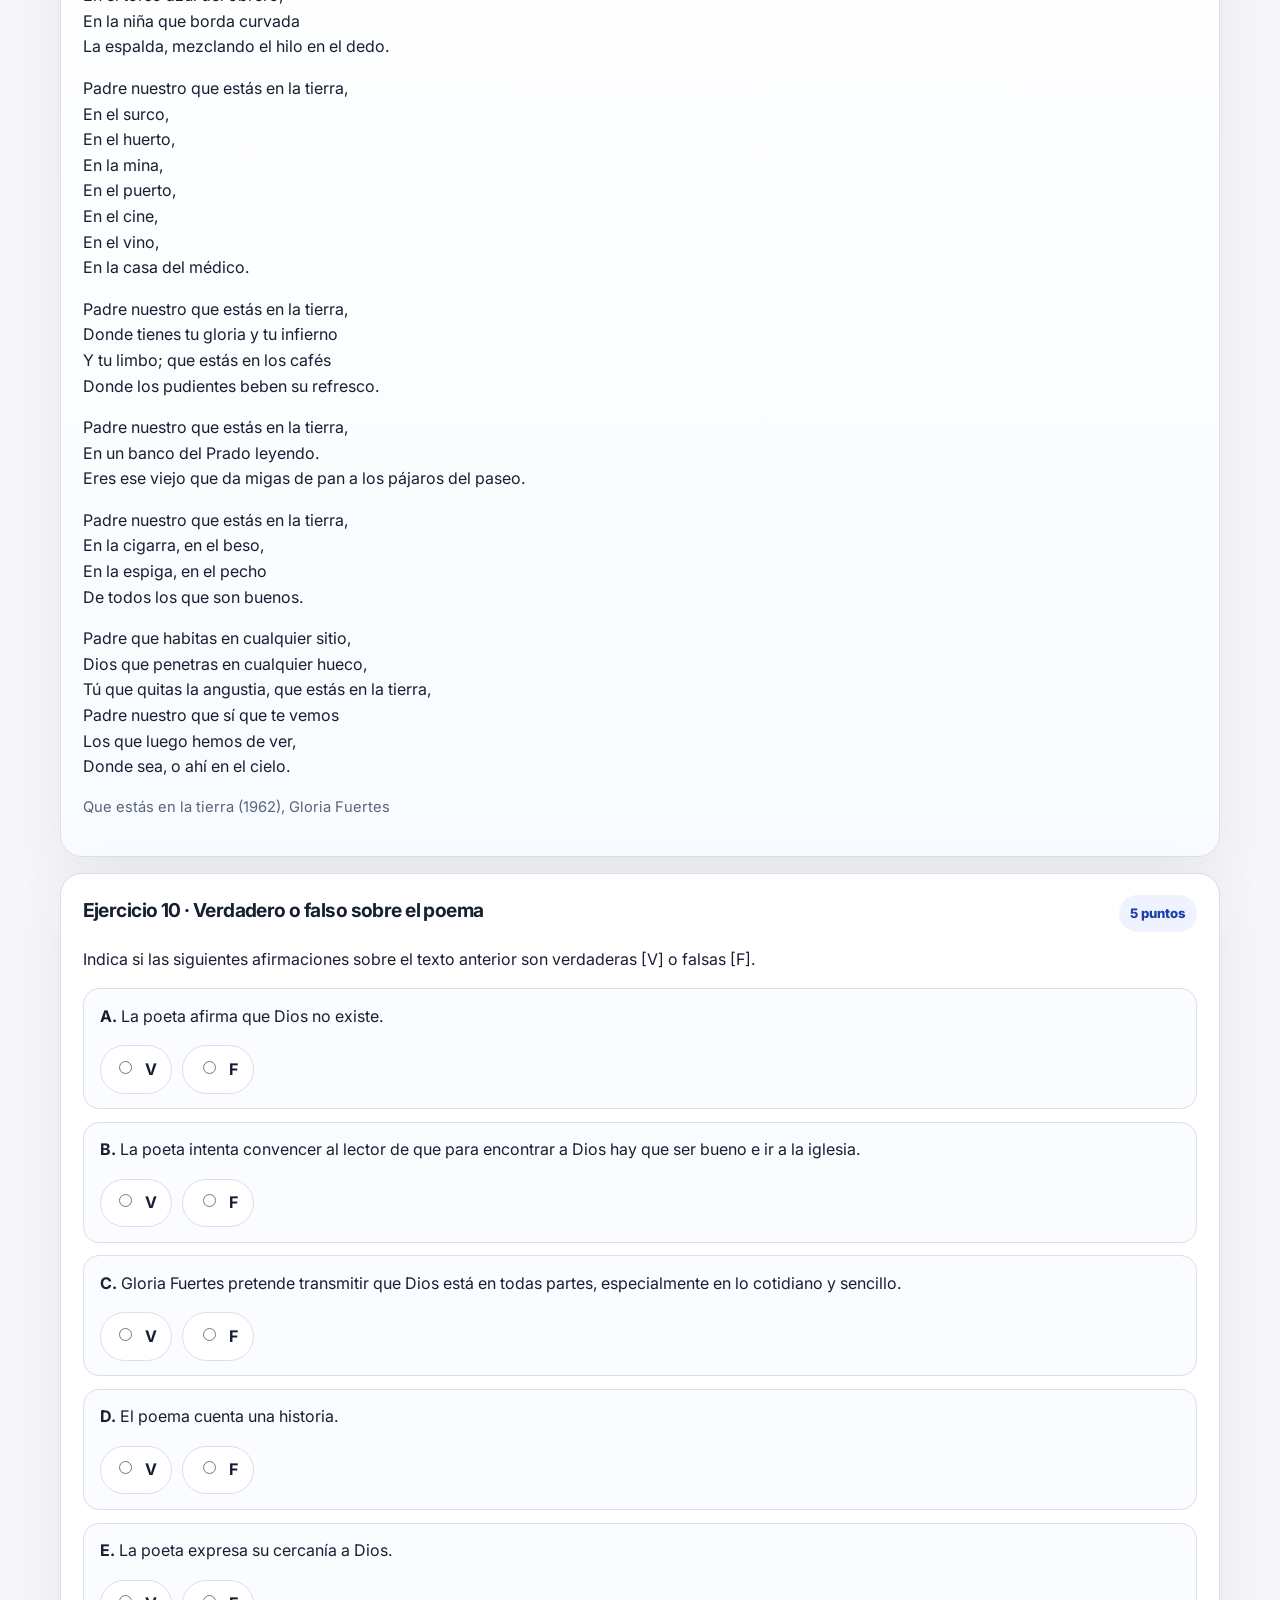
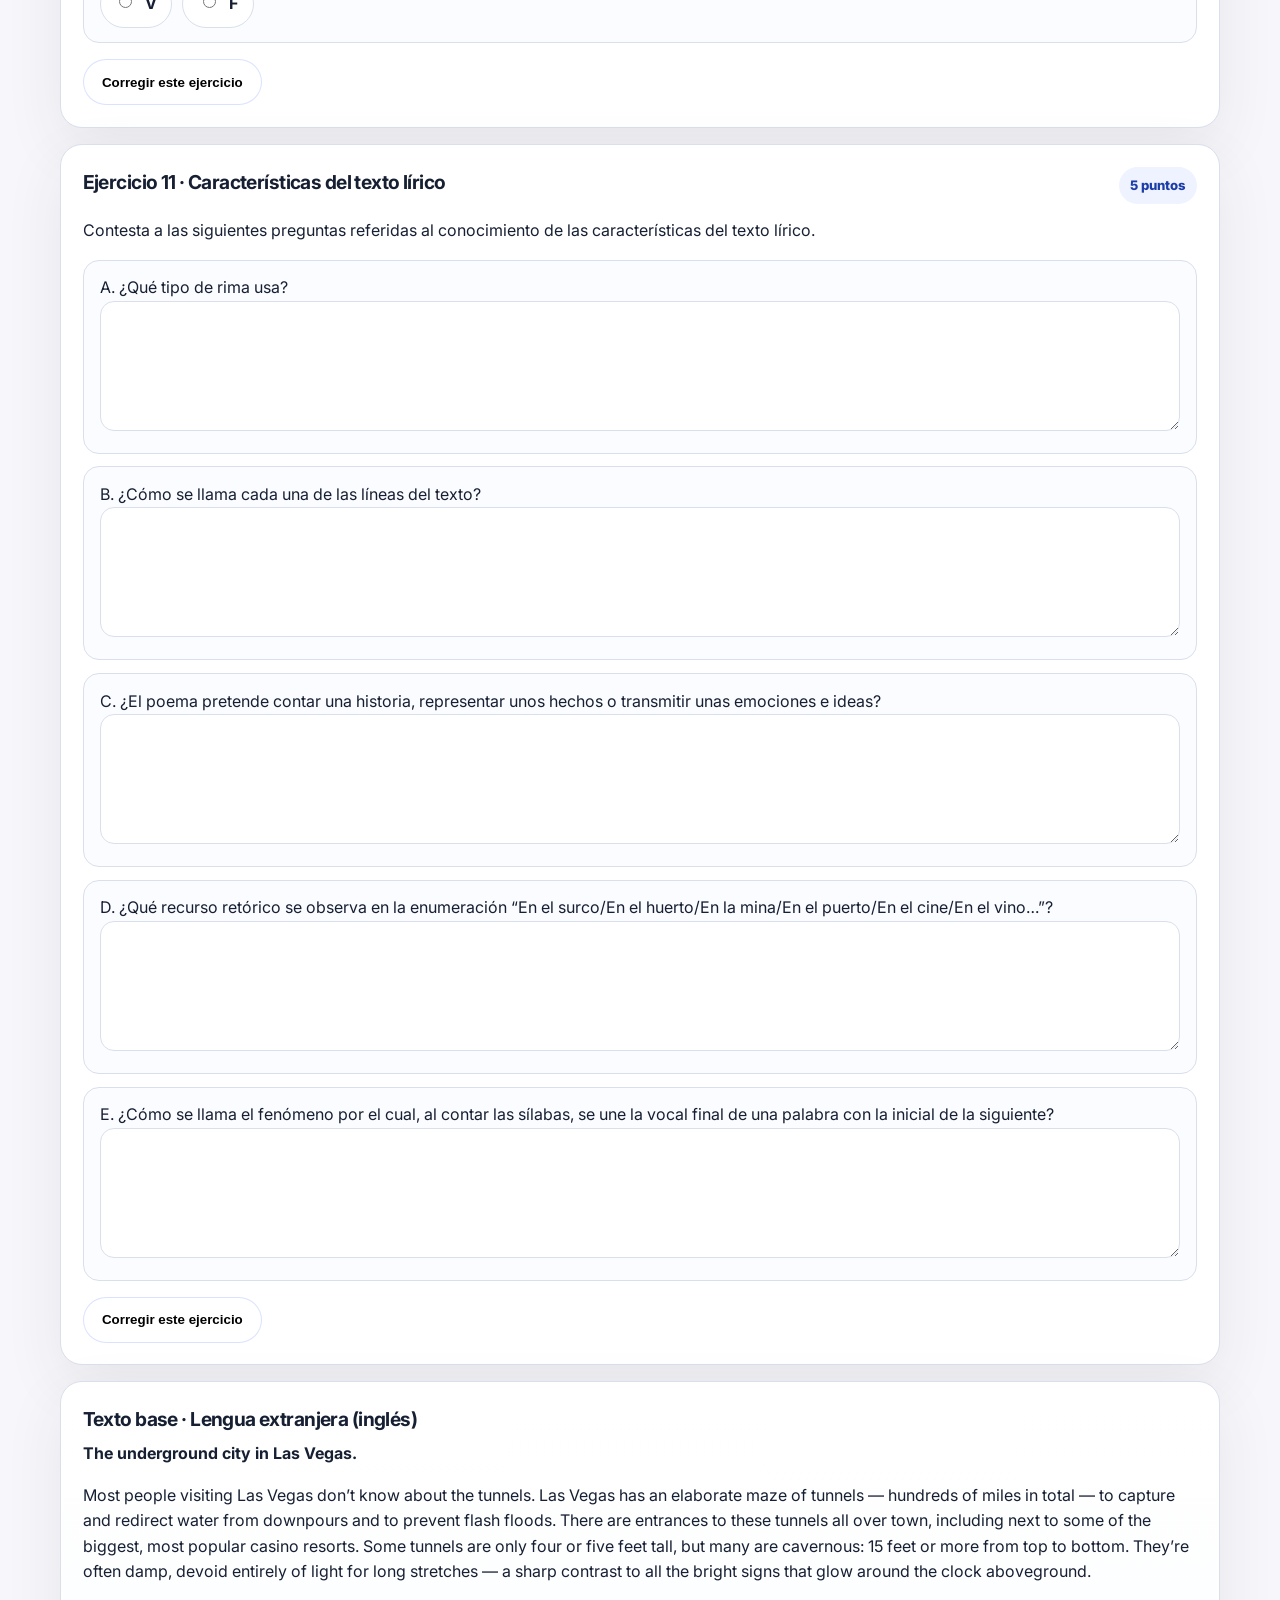
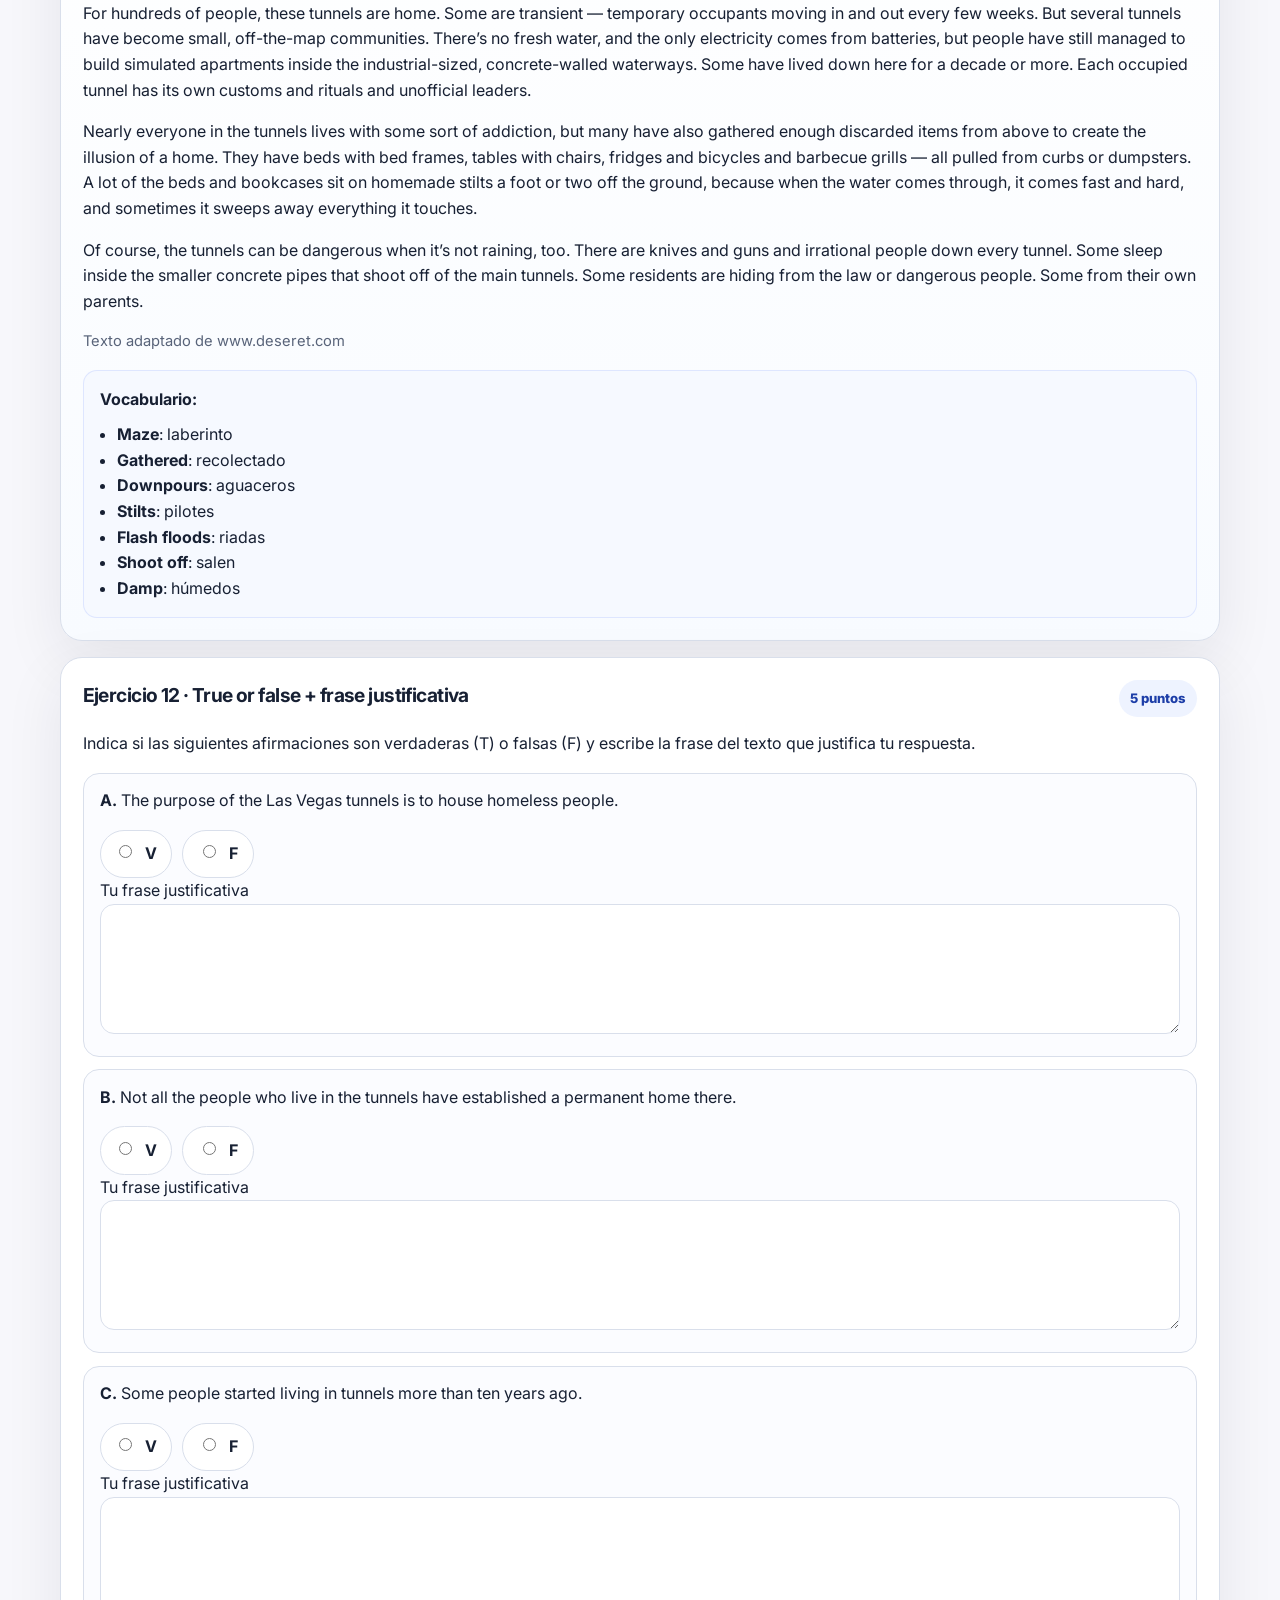
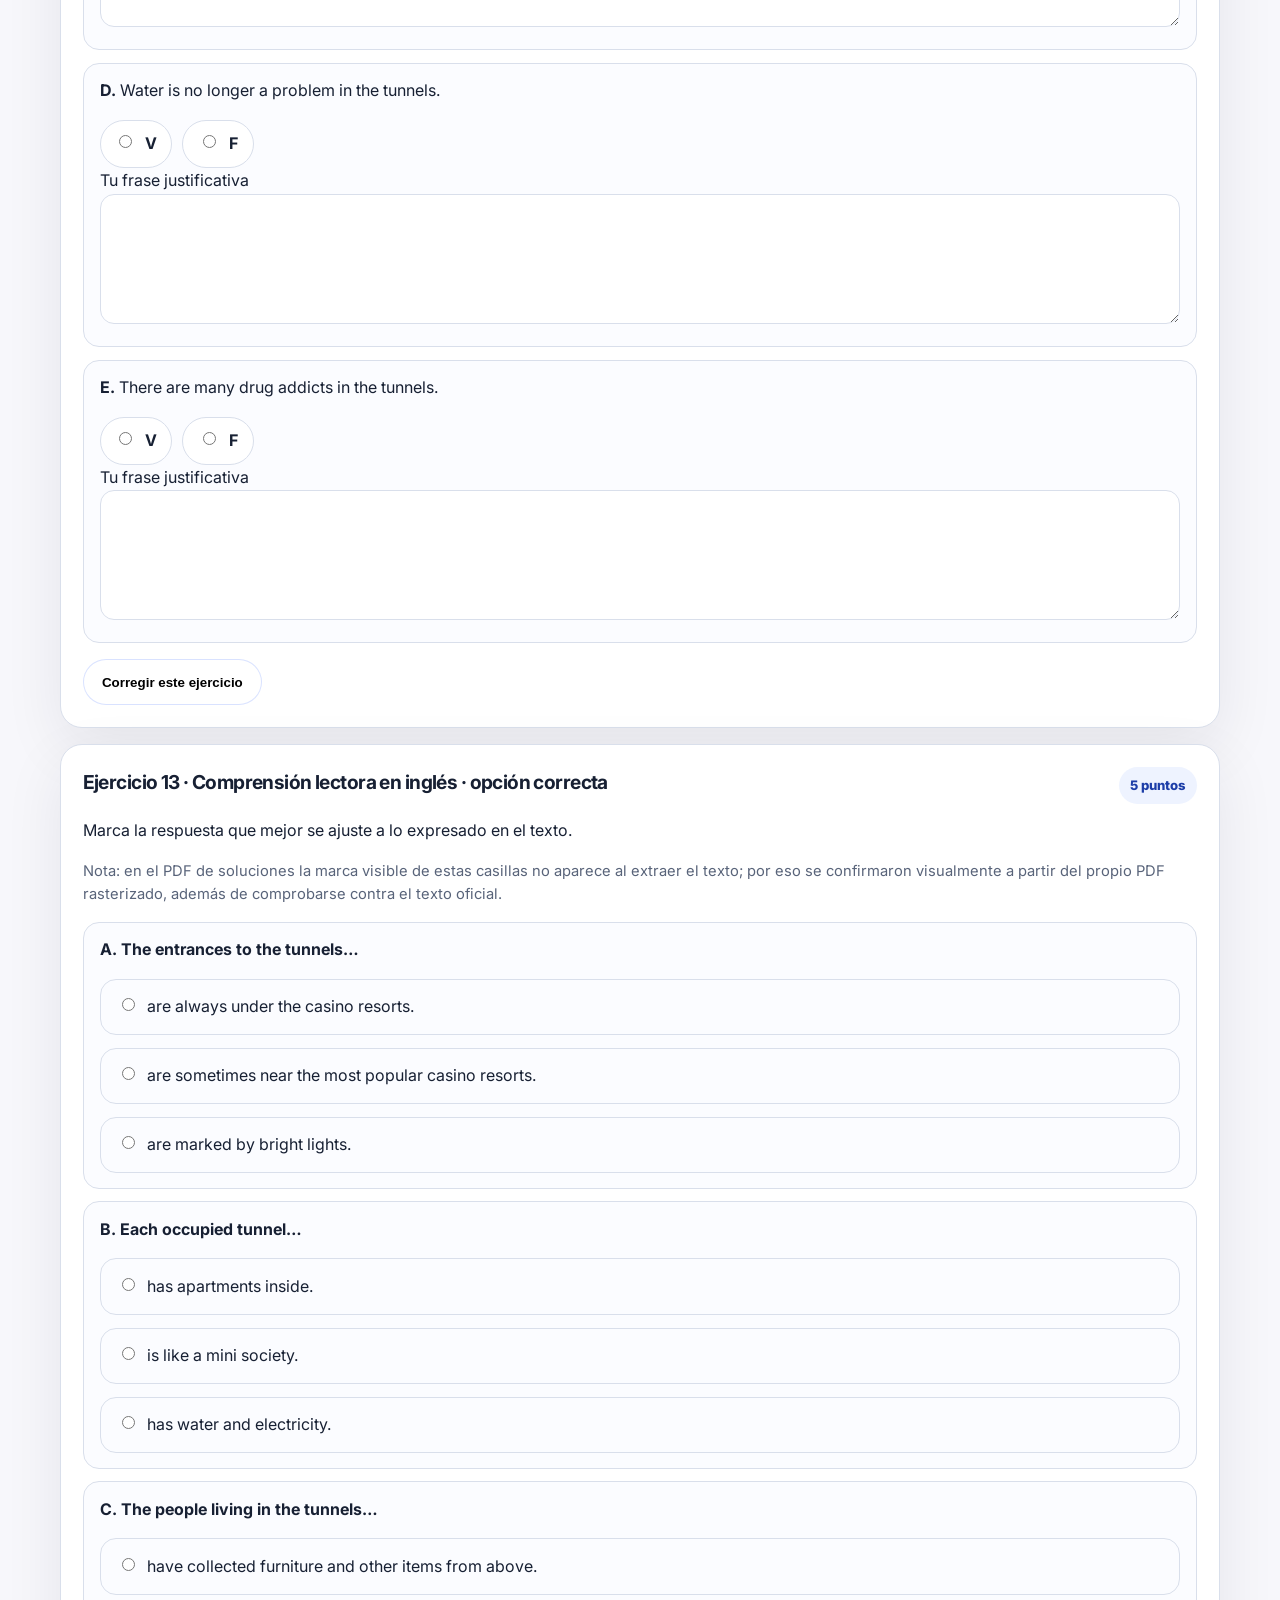
<file: examen.html>
<!doctype html>
<html lang="es">
  <head>
    <meta charset="UTF-8" />
    <meta name="viewport" content="width=device-width, initial-scale=1.0" />
    <title>ESO Adultos Málaga · Examen online</title>
    <meta
      name="description"
      content="Examen online para preparar la ESO de adultos en Andalucía con corrección por ejercicio y fuentes oficiales."
    />
    <link rel="preconnect" href="https://fonts.googleapis.com" />
    <link rel="preconnect" href="https://fonts.gstatic.com" crossorigin />
    <link
      href="https://fonts.googleapis.com/css2?family=Inter:wght@400;500;600;700;800&display=swap"
      rel="stylesheet"
    />
    <link rel="stylesheet" href="styles.css" />
  </head>
  <body class="exam-page">
    <header class="hero hero--compact">
      <div class="wrap hero__inner hero__inner--compact">
        <nav class="topbar" aria-label="Principal">
          <a class="brand" href="./">ESO Adultos Málaga</a>
          <div class="topbar__links">
            <a href="./#examenes-online">Volver al índice de exámenes</a>
            <a href="./#fuentes">Fuentes</a>
          </div>
        </nav>

        <section class="hero__copy hero__copy--wide">
          <span class="eyebrow">Examen online</span>
          <h1>Examen listo para hacer</h1>
          <p class="lead">
            Debajo tienes el examen. Solo hay que responder y pulsar <strong>Corregir este ejercicio</strong>
            cuando quieras ver la solución.
          </p>
        </section>
      </div>
    </header>

    <main>
      <section class="section">
        <div class="wrap">
          <div id="exam-selector" class="exam-selector"></div>
          <div id="exam-runner" class="exam-runner"></div>
          <div id="exam-meta" class="exam-meta"></div>
        </div>
      </section>
    </main>

    <footer class="footer">
      <div class="wrap footer__inner">
        <p>
          Contrasta siempre el contenido con la convocatoria y los PDF oficiales de la Junta.
        </p>
        <a href="./#examenes-online">Volver al índice</a>
      </div>
    </footer>

    <script src="exam-data.js"></script>
    <script src="app.js"></script>
  </body>
</html>
</file>
<file: styles.css>
:root {
  --bg: #f7f7fb;
  --surface: #ffffff;
  --surface-2: #f0f4ff;
  --line: #d9dfeb;
  --text: #172033;
  --muted: #59647a;
  --primary: #315efb;
  --primary-dark: #1d3ea8;
  --accent: #0d8d72;
  --warning: #f0a500;
  --shadow: 0 20px 60px rgba(20, 27, 45, 0.08);
  --radius: 22px;
  --radius-sm: 14px;
  --max: 1160px;
}

* {
  box-sizing: border-box;
}

html {
  scroll-behavior: smooth;
}

body {
  margin: 0;
  font-family: "Inter", system-ui, -apple-system, BlinkMacSystemFont, "Segoe UI", sans-serif;
  background: var(--bg);
  color: var(--text);
  line-height: 1.6;
}

a {
  color: inherit;
}

.wrap {
  width: min(var(--max), calc(100% - 2rem));
  margin: 0 auto;
}

.hero {
  background:
    radial-gradient(circle at top left, rgba(49, 94, 251, 0.16), transparent 35%),
    radial-gradient(circle at bottom right, rgba(13, 141, 114, 0.12), transparent 28%),
    linear-gradient(180deg, #eef2ff 0%, #fbfcff 100%);
  border-bottom: 1px solid rgba(49, 94, 251, 0.1);
}

.hero__inner {
  padding: 1.25rem 0 4rem;
}

.hero__inner--compact {
  padding-bottom: 2.4rem;
}

.hero--compact {
  border-bottom: 1px solid rgba(49, 94, 251, 0.08);
}

.exam-page .hero {
  background: linear-gradient(180deg, #f5f8ff 0%, #fbfcff 100%);
}

.exam-page .hero__inner {
  padding: 0.75rem 0 1rem;
}

.exam-page .hero__inner--compact {
  padding-bottom: 0.9rem;
}

.exam-page .topbar {
  padding: 0.2rem 0 0.9rem;
}

.exam-page h1 {
  font-size: clamp(1.9rem, 6vw, 2.8rem);
  margin-bottom: 0.5rem;
}

.exam-page .lead {
  max-width: 720px;
  font-size: 1rem;
}

.exam-page .section {
  padding-top: 1.25rem;
}

.topbar {
  display: flex;
  align-items: center;
  justify-content: space-between;
  gap: 1rem;
  padding: 0.5rem 0 2.25rem;
}

.brand {
  text-decoration: none;
  font-weight: 800;
  letter-spacing: -0.04em;
  font-size: 1.05rem;
}

.topbar__links {
  display: flex;
  flex-wrap: wrap;
  gap: 0.9rem;
}

.topbar__links a {
  text-decoration: none;
  color: var(--muted);
  font-weight: 600;
}

.topbar__links a:hover,
.topbar__links a:focus {
  color: var(--primary-dark);
}

.hero__content {
  display: grid;
  grid-template-columns: minmax(0, 1.5fr) minmax(280px, 0.95fr);
  gap: 2rem;
  align-items: center;
}

.eyebrow {
  display: inline-flex;
  align-items: center;
  gap: 0.45rem;
  text-transform: uppercase;
  letter-spacing: 0.12em;
  font-size: 0.72rem;
  font-weight: 800;
  color: var(--primary-dark);
}

h1,
 h2,
 h3,
 h4,
 p {
  margin-top: 0;
}

h1 {
  font-size: clamp(2.2rem, 4vw, 4rem);
  line-height: 1.05;
  margin-bottom: 1rem;
  letter-spacing: -0.05em;
}

h2 {
  font-size: clamp(1.8rem, 2.8vw, 2.7rem);
  line-height: 1.08;
  margin-bottom: 0.75rem;
  letter-spacing: -0.04em;
}

h3 {
  font-size: 1.2rem;
  letter-spacing: -0.03em;
  margin-bottom: 0.65rem;
}

.lead,
.section__heading p,
.card p,
.calendar__note,
.footer p {
  color: var(--muted);
}

.hero__actions {
  display: flex;
  flex-wrap: wrap;
  gap: 0.9rem;
  margin-top: 1.5rem;
}

.hero__copy--wide {
  max-width: 760px;
}

.button {
  display: inline-flex;
  align-items: center;
  justify-content: center;
  min-height: 46px;
  padding: 0.85rem 1.15rem;
  border-radius: 999px;
  text-decoration: none;
  font-weight: 700;
  transition: transform 0.15s ease, box-shadow 0.15s ease, background 0.15s ease;
}

.button:hover {
  transform: translateY(-1px);
}

.button--primary {
  background: var(--primary);
  color: #fff;
  box-shadow: 0 12px 25px rgba(49, 94, 251, 0.22);
}

.button--ghost {
  background: rgba(255, 255, 255, 0.7);
  border: 1px solid rgba(49, 94, 251, 0.18);
}

.hero__panel,
.card,
.ambito,
.source-card {
  background: var(--surface);
  border: 1px solid var(--line);
  border-radius: var(--radius);
  box-shadow: var(--shadow);
}

.hero__panel {
  padding: 1.5rem;
}

.checklist {
  margin: 0;
  padding: 0;
  list-style: none;
  display: grid;
  gap: 0.8rem;
}

.checklist li {
  position: relative;
  padding-left: 1.7rem;
}

.checklist li::before {
  content: "✓";
  position: absolute;
  left: 0;
  top: 0;
  color: var(--accent);
  font-weight: 800;
}

.section {
  padding: 4.25rem 0;
}

.section--alt {
  background: #eef3fb;
  border-top: 1px solid rgba(49, 94, 251, 0.06);
  border-bottom: 1px solid rgba(49, 94, 251, 0.06);
}

.section__heading {
  max-width: 760px;
  margin-bottom: 1.75rem;
}

.grid {
  display: grid;
  gap: 1.2rem;
}

.grid--3 {
  grid-template-columns: repeat(3, minmax(0, 1fr));
}

.card {
  padding: 1.35rem;
}

.card--soft {
  background: linear-gradient(180deg, #ffffff 0%, #f6f9ff 100%);
}

.card--accent {
  background: linear-gradient(180deg, #1e2f60 0%, #152145 100%);
  color: #fff;
}

.card--accent p,
.card--accent .checklist li,
.card--accent h3 {
  color: inherit;
}

.card--accent .checklist li::before {
  color: #9fe6d5;
}

.calendar {
  margin-top: 1.5rem;
  display: grid;
  gap: 1rem;
}

.calendar__items {
  display: grid;
  grid-template-columns: repeat(4, minmax(0, 1fr));
  gap: 1rem;
}

.date-card {
  padding: 1rem;
  border-radius: var(--radius-sm);
  background: var(--surface-2);
  border: 1px solid rgba(49, 94, 251, 0.12);
}

.date-card time {
  display: inline-block;
  font-size: 0.85rem;
  font-weight: 800;
  color: var(--primary-dark);
  margin-bottom: 0.45rem;
}

.pill {
  display: inline-flex;
  align-items: center;
  justify-content: center;
  width: fit-content;
  padding: 0.3rem 0.75rem;
  border-radius: 999px;
  font-size: 0.78rem;
  font-weight: 800;
  background: #e7edff;
  color: var(--primary-dark);
}

.pill--dark {
  background: rgba(255, 255, 255, 0.12);
  color: #fff;
}

.ambitos-grid {
  display: grid;
  gap: 1.35rem;
}

.ambito {
  padding: 1.4rem;
}

.ambito__header {
  display: flex;
  flex-wrap: wrap;
  justify-content: space-between;
  gap: 1rem;
  margin-bottom: 1rem;
}

.ambito__badge {
  display: inline-flex;
  align-items: center;
  gap: 0.4rem;
  background: rgba(13, 141, 114, 0.12);
  color: #0f745e;
  border-radius: 999px;
  padding: 0.35rem 0.7rem;
  font-size: 0.8rem;
  font-weight: 700;
}

.ambito__columns {
  display: grid;
  grid-template-columns: 1.05fr 1.2fr;
  gap: 1rem;
}

.ambito__list,
.link-list,
.steps {
  margin: 0;
  padding-left: 1.1rem;
}

.link-list {
  display: grid;
  gap: 0.6rem;
}

.link-list a {
  color: var(--primary-dark);
  text-decoration-thickness: 2px;
}

.link-list small,
.meta {
  color: var(--muted);
  display: block;
}

.meta {
  font-size: 0.92rem;
}

.split {
  display: grid;
  grid-template-columns: 1.2fr 0.9fr;
  gap: 1.4rem;
  align-items: start;
}

.steps {
  display: grid;
  gap: 1rem;
}

.steps li {
  padding-left: 0.35rem;
}

.card-list {
  display: grid;
  gap: 1rem;
}

.source-card {
  padding: 1.2rem;
}

.sources-grid {
  display: grid;
  grid-template-columns: repeat(2, minmax(0, 1fr));
  gap: 1rem;
}

.footer {
  padding: 2rem 0 3rem;
}

.footer__inner {
  display: flex;
  justify-content: space-between;
  gap: 1rem;
  align-items: center;
  border-top: 1px solid var(--line);
  padding-top: 1.25rem;
}

.footer a {
  text-decoration: none;
  font-weight: 700;
  color: var(--primary-dark);
}

.exam-selector,
.exam-meta,
.exam-runner {
  display: grid;
  gap: 1rem;
}

.exam-clarity {
  margin-bottom: 1.5rem;
}

.exam-clarity__grid {
  display: grid;
  grid-template-columns: 0.9fr 1.1fr;
  gap: 1rem;
  align-items: start;
}

.exam-online-featured {
  display: grid;
  gap: 0.8rem;
  margin-top: 1rem;
}

.exam-online-featured .button {
  width: fit-content;
}

.exam-index-card {
  background: var(--surface);
  border: 1px solid var(--line);
  border-radius: var(--radius);
  box-shadow: var(--shadow);
  padding: 1.35rem;
  display: grid;
  gap: 0.9rem;
}

.exam-index-card__meta {
  display: flex;
  flex-wrap: wrap;
  gap: 0.6rem;
}

.exam-index-chip {
  display: inline-flex;
  align-items: center;
  padding: 0.35rem 0.7rem;
  border-radius: 999px;
  background: #f1f5ff;
  color: var(--primary-dark);
  font-size: 0.8rem;
  font-weight: 700;
}

.exam-selector {
  margin-bottom: 1rem;
}

.exam-selector__card,
.exam-meta__card,
.exam-reading,
.exam-question,
.exam-summary {
  background: var(--surface);
  border: 1px solid var(--line);
  border-radius: var(--radius);
  box-shadow: var(--shadow);
}

.exam-selector__card,
.exam-meta__card,
.exam-summary,
.exam-reading,
.exam-question {
  padding: 1.35rem;
}

.exam-selector__card--simple,
.exam-meta__card--simple,
.exam-summary--start {
  background: linear-gradient(180deg, #ffffff 0%, #f8fbff 100%);
}

.exam-selector__card--simple h3,
.exam-meta__card--simple h3,
.exam-summary--start h3 {
  margin-bottom: 0.5rem;
}

.exam-selector__controls {
  display: flex;
  flex-wrap: wrap;
  gap: 0.75rem;
  align-items: center;
}

.exam-meta details {
  margin-top: 0.75rem;
}

.exam-meta summary {
  cursor: pointer;
  font-weight: 700;
  color: var(--primary-dark);
}

.exam-selector select,
.exam-question textarea,
.exam-question input[type="text"] {
  width: 100%;
  border: 1px solid var(--line);
  border-radius: 14px;
  padding: 0.85rem 0.95rem;
  font: inherit;
  color: var(--text);
  background: #fff;
}

.exam-selector select {
  max-width: 480px;
}

.exam-question textarea {
  min-height: 130px;
  resize: vertical;
}

.exam-meta__grid {
  display: grid;
  grid-template-columns: 1.2fr 0.8fr;
  gap: 1rem;
}

.exam-meta__sources {
  display: grid;
  gap: 0.45rem;
}

.exam-meta__sources a {
  color: var(--primary-dark);
  text-decoration-thickness: 2px;
}

.exam-blocks {
  display: grid;
  gap: 1rem;
}

.exam-reading {
  background: linear-gradient(180deg, #ffffff 0%, #f8fbff 100%);
}

.exam-reading h3,
.exam-question h3 {
  margin-bottom: 0.4rem;
}

.exam-reading blockquote,
.exam-question blockquote {
  margin: 1rem 0;
  padding: 0.9rem 1rem;
  border-left: 4px solid var(--primary);
  background: #f6f9ff;
  border-radius: 0 14px 14px 0;
}

.poem {
  white-space: normal;
}

.vocab-card {
  margin-top: 1rem;
  padding: 1rem;
  background: #f6f9ff;
  border: 1px solid rgba(49, 94, 251, 0.12);
  border-radius: 14px;
}

.vocab-card ul {
  margin: 0.6rem 0 0;
  padding-left: 1.1rem;
}

.exam-question__header {
  display: flex;
  flex-wrap: wrap;
  justify-content: space-between;
  gap: 0.8rem;
  margin-bottom: 0.9rem;
}

.exam-question__points {
  display: inline-flex;
  align-items: center;
  padding: 0.35rem 0.7rem;
  border-radius: 999px;
  background: #eef3ff;
  color: var(--primary-dark);
  font-size: 0.82rem;
  font-weight: 800;
}

.exam-fields,
.exam-group,
.exam-options,
.exam-subitems,
.exam-justifications {
  display: grid;
  gap: 0.8rem;
}

.exam-option,
.exam-bool-row,
.exam-subitem {
  padding: 0.9rem 1rem;
  border: 1px solid var(--line);
  border-radius: 16px;
  background: #fbfcff;
}

.exam-option label,
.exam-bool-row label,
.exam-subitem label {
  display: flex;
  gap: 0.6rem;
  align-items: flex-start;
}

.exam-option input,
.exam-bool-row input {
  margin-top: 0.25rem;
}

.exam-bool-controls,
.exam-actions,
.exam-summary__stats {
  display: flex;
  flex-wrap: wrap;
  gap: 0.65rem;
  align-items: center;
}

.exam-bool-controls label {
  min-width: 72px;
  justify-content: center;
  padding: 0.65rem 0.8rem;
  border: 1px solid var(--line);
  border-radius: 999px;
  background: #fff;
  font-weight: 700;
}

.exam-actions {
  margin-top: 1rem;
}

.exam-result {
  margin-top: 1rem;
  padding: 1rem;
  border-radius: 16px;
  background: #f7f9ff;
  border: 1px solid rgba(49, 94, 251, 0.12);
}

.exam-result ul {
  margin: 0.65rem 0 0;
  padding-left: 1.1rem;
}

.exam-feedback {
  margin: 0;
  font-weight: 700;
}

.exam-feedback--ok {
  color: #0f745e;
}

.exam-feedback--bad {
  color: #a43737;
}

.exam-feedback--warn {
  color: #8a5a00;
}

.exam-inline-note {
  margin-top: 0.75rem;
  color: var(--muted);
}

.exam-summary__stats {
  margin-top: 0.8rem;
}

.exam-stat {
  min-width: 170px;
  padding: 0.85rem 1rem;
  border-radius: 16px;
  background: #f3f7ff;
  border: 1px solid rgba(49, 94, 251, 0.12);
}

.exam-stat strong {
  display: block;
  font-size: 1.15rem;
}

@media (max-width: 980px) {
  .exam-meta__grid,
  .exam-clarity__grid {
    grid-template-columns: 1fr;
  }

  .hero__content,
  .split,
  .ambito__columns,
  .grid--3,
  .calendar__items,
  .sources-grid {
    grid-template-columns: 1fr;
  }
}

@media (max-width: 760px) {
  .topbar {
    flex-direction: column;
    align-items: flex-start;
  }

  .topbar__links {
    gap: 0.75rem 1rem;
  }

  .section {
    padding: 3.5rem 0;
  }

  .hero__inner {
    padding-bottom: 3.25rem;
  }

  .exam-page .hero__inner {
    padding-bottom: 0.75rem;
  }

  .footer__inner {
    flex-direction: column;
    align-items: flex-start;
  }
}
</file>
